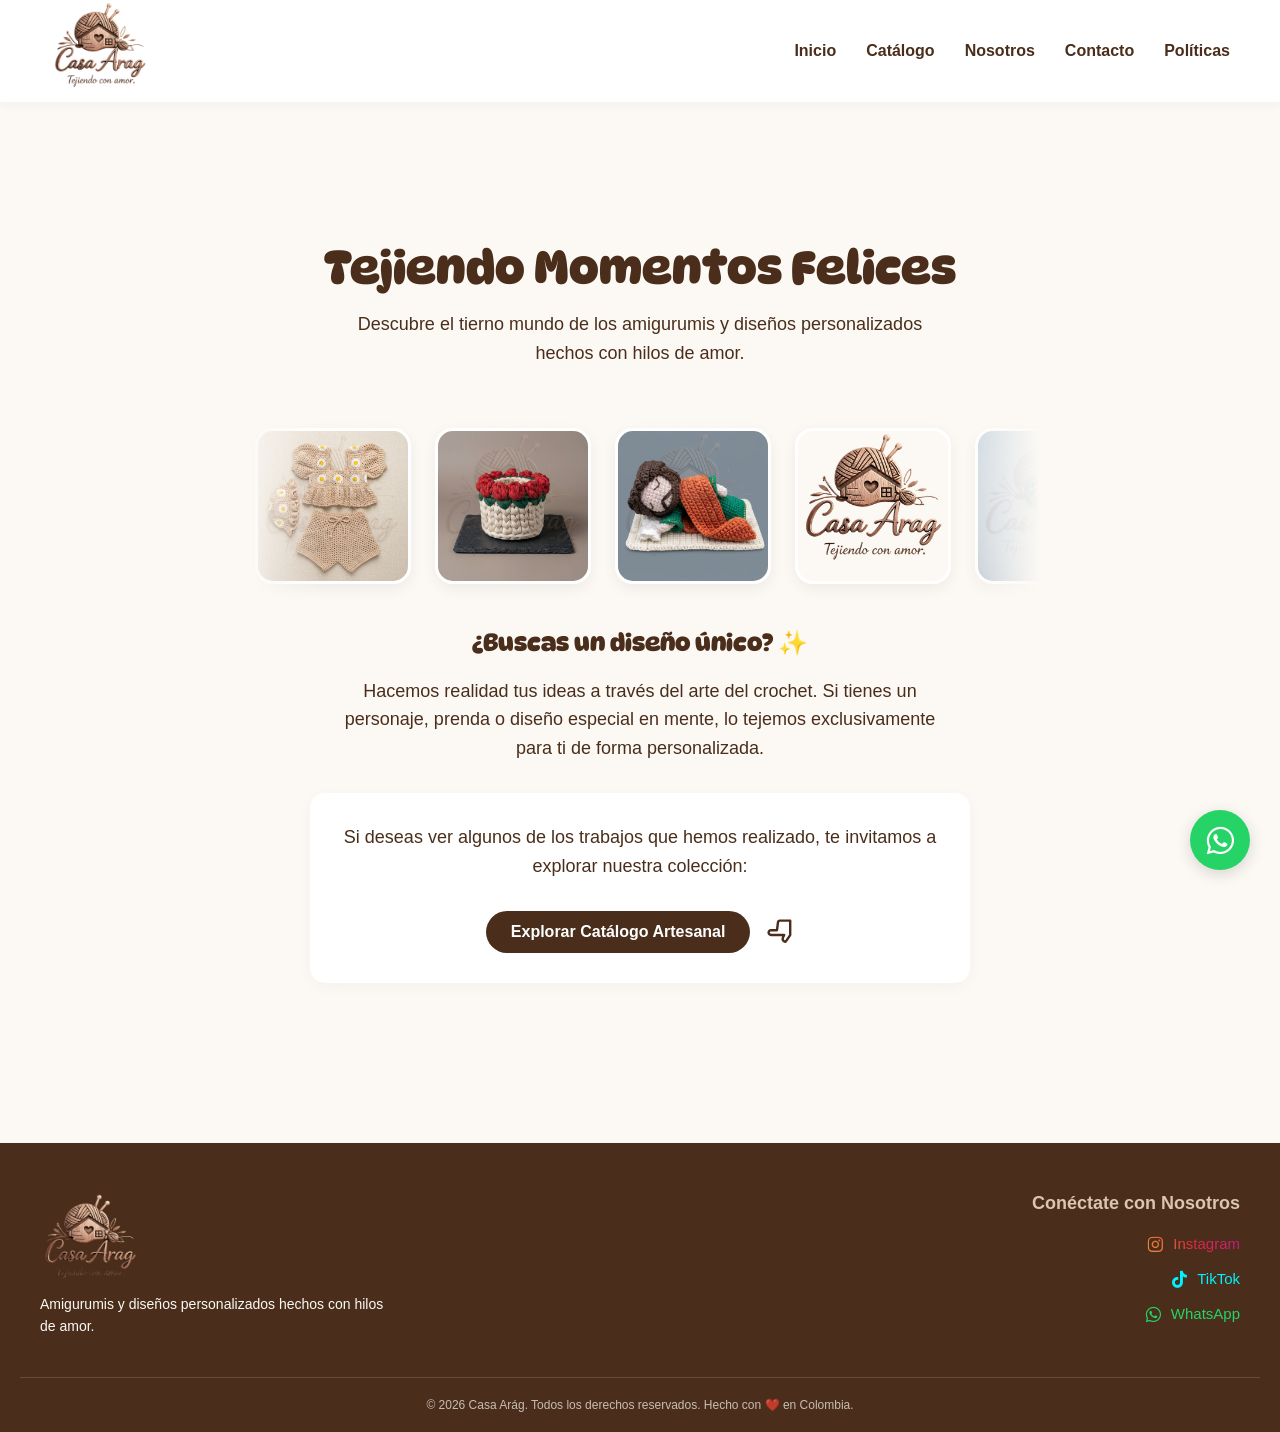
<file: index.html>
<!DOCTYPE html>
<html lang="es">
    <head>
        <meta charset="UTF-8">
        <meta name="viewport" content="width=device-width, initial-scale=1.0">
        <title>Casa Arág</title>
        <link rel="icon" href="img/favicon.png" type="image/png">
        <link rel="preconnect" href="https://fonts.googleapis.com">
        <link rel="preconnect" href="https://fonts.gstatic.com" crossorigin>
        <link href="https://fonts.googleapis.com/css2?family=DynaPuff:wght@400..700&display=swap" rel="stylesheet">
        <link rel="stylesheet" href="css/estilos.css?v=1.2">
        <!-- Librería de íconos vectoriales Boxicons -->
        <link href='https://unpkg.com/boxicons@2.1.4/css/boxicons.min.css' rel='stylesheet'>
    </head>
    <body>
        <header>
            <div class="logo">
                <a href="index.html">
                    <img src="img/Logo_Sello.png" alt="Logo Casa Arág" class="logo-img">
                </a>
            </div>
            <nav class="nav-menu" id="nav-menu">
                <a href="index.html" class="nav-link">Inicio</a>
                <a href="catalogo.html" class="nav-link">Catálogo</a>
                <a href="nosotros.html" class="nav-link">Nosotros</a>
                <a href="contacto.html" class="nav-link">Contacto</a>
                <a href="politicas.html" class="nav-link">Políticas</a>
            </nav>
            <button class="btn-menu-movil" id="btn-menu-movil" aria-label="Abrir menú">
                <i class='bx bx-menu' id="icono-menu"></i>
            </button>
        </header>

        <section class="hero">
            <video autoplay loop muted playsinline class="hero-video">
                <source src="img/video-hero.mp4" type="video/mp4">
                Tu navegador no soporta videos en segundo plano.
            </video>

            <div class="hero-contenido">
                <h2>Tejiendo Momentos Felices</h2>
                <p>Descubre el tierno mundo de los amigurumis y diseños personalizados hechos con hilos de amor.</p>
                <div class="contenido-personalizados">

                    <!-- 🌟 CARRETE DE IMÁGENES INTERACTIVO Y ENLAZADO -->
                    <div class="carrete-contenedor">
                        <div class="carrete-track">
                            
                            <!-- ==========================================
                                SET DE IMÁGENES ORIGINALES (Grupo 1 - 12 Items)
                                ========================================== -->
                            <div class="carrete-item">
                                <a href="catalogo.html?categoria=moda">
                                    <img src="img/VestidoGris0.jpeg" alt="Vestido de bebé tejido">
                                </a>
                            </div>
                            <div class="carrete-item">
                                <a href="catalogo.html?categoria=hogar">
                                    <img src="img/CanastoRosas0.jpeg" alt="Canasto de rosas de crochet">
                                </a>
                            </div>
                            <div class="carrete-item">
                                <a href="catalogo.html?categoria=amigurumis">
                                    <img src="img/SanJose0.jpeg" alt="Pesebre San José amigurumi">
                                </a>
                            </div>
                            <div class="carrete-item">
                                <!-- Asumimos amigurumis por el alt del llavero -->
                                <a href="catalogo.html?categoria=amigurumis">
                                    <img src="img/Logo_Sello.png" alt="Llavero de patito amigurumi">
                                </a>
                            </div>
                            <div class="carrete-item">
                                <a href="catalogo.html?categoria=accesorios">
                                    <img src="img/LlaveroCorazonAzul.jpeg" alt="Llavero Corazón Azul">
                                </a>
                            </div>
                            <div class="carrete-item">
                                <a href="catalogo.html?categoria=moda">
                                    <img src="img/PantsClaus.jpeg" alt="Pantalón Claus Tejido">
                                </a>
                            </div>
                            <div class="carrete-item">
                                <a href="catalogo.html?categoria=amigurumis">
                                    <img src="img/MuñecoPersona.jpeg" alt="Muñeco de crochet personalizado">
                                </a>
                            </div>
                            <div class="carrete-item">
                                <a href="catalogo.html?categoria=amigurumis">
                                    <img src="img/RosaAbeja.jpeg" alt="Rosa con abeja amigurumi">
                                </a>
                            </div>
                            <div class="carrete-item">
                                <a href="catalogo.html?categoria=accesorios">
                                    <img src="img/ZapatosMini0.jpeg" alt="Zapatos miniatura de crochet">
                                </a>
                            </div>
                            <div class="carrete-item">
                                <a href="catalogo.html?categoria=accesorios">
                                    <img src="img/FlorLlavero.jpeg" alt="Llavero de flor tejido">
                                </a>
                            </div>
                            <div class="carrete-item">
                                <a href="catalogo.html?categoria=accesorios">
                                    <img src="img/EsferoRosa0.jpeg" alt="Esfero decorado con rosa de crochet">
                                </a>
                            </div>
                            <div class="carrete-item">
                                <a href="catalogo.html?categoria=moda">
                                    <img src="img/GorroRosa.jpeg" alt="Gorro rosa tejido">
                                </a>
                            </div>

                            <!-- ==========================================
                                DUPLICADO EXACTO PARA LOOP INFINITO (Grupo 2 - 12 Items)
                                ========================================== -->
                            <div class="carrete-item">
                                <a href="catalogo.html?categoria=moda">
                                    <img src="img/VestidoGris0.jpeg" alt="Vestido de bebé tejido">
                                </a>
                            </div>
                            <div class="carrete-item">
                                <a href="catalogo.html?categoria=hogar">
                                    <img src="img/CanastoRosas0.jpeg" alt="Canasto de rosas de crochet">
                                </a>
                            </div>
                            <div class="carrete-item">
                                <a href="catalogo.html?categoria=amigurumis">
                                    <img src="img/SanJose0.jpeg" alt="Pesebre San José amigurumi">
                                </a>
                            </div>
                            <div class="carrete-item">
                                <a href="catalogo.html?categoria=amigurumis">
                                    <img src="img/Logo_Sello.png" alt="Llavero de patito amigurumi">
                                </a>
                            </div>
                            <div class="carrete-item">
                                <a href="catalogo.html?categoria=accesorios">
                                    <img src="img/LlaveroCorazonAzul.jpeg" alt="Llavero Corazón Azul">
                                </a>
                            </div>
                            <div class="carrete-item">
                                <a href="catalogo.html?categoria=moda">
                                    <img src="img/PantsClaus.jpeg" alt="Pantalón Claus Tejido">
                                </a>
                            </div>
                            <div class="carrete-item">
                                <a href="catalogo.html?categoria=amigurumis">
                                    <img src="img/MuñecoPersona.jpeg" alt="Muñeco de crochet personalizado">
                                </a>
                            </div>
                            <div class="carrete-item">
                                <a href="catalogo.html?categoria=amigurumis">
                                    <img src="img/RosaAbeja.jpeg" alt="Rosa con abeja amigurumi">
                                </a>
                            </div>
                            <div class="carrete-item">
                                <a href="catalogo.html?categoria=accesorios">
                                    <img src="img/ZapatosMini0.jpeg" alt="Zapatos miniatura de crochet">
                                </a>
                            </div>
                            <div class="carrete-item">
                                <a href="catalogo.html?categoria=accesorios">
                                    <img src="img/FlorLlavero.jpeg" alt="Llavero de flor tejido">
                                </a>
                            </div>
                            <div class="carrete-item">
                                <a href="catalogo.html?categoria=accesorios">
                                    <img src="img/EsferoRosa0.jpeg" alt="Esfero decorado con rosa de crochet">
                                </a>
                            </div>
                            <div class="carrete-item">
                                <a href="catalogo.html?categoria=moda">
                                    <img src="img/GorroRosa.jpeg" alt="Gorro rosa tejido">
                                </a>
                            </div>

                        </div>
                    </div>

                    <h1>¿Buscas un diseño único? ✨</h1>
                    <p class="subtitulo-personalizados">Hacemos realidad tus ideas a través del arte del crochet. Si tienes un personaje, prenda o diseño especial en mente, lo tejemos exclusivamente para ti de forma personalizada.</p>
                    
                    <div class="llamado-accion">
                        <p class="enlace-texto">Si deseas ver algunos de los trabajos que hemos realizado, te invitamos a explorar nuestra colección:</p>
                        <div class="contenedor-boton-animado">
                            <a href="catalogo.html" class="btn-secundario-catalogo">
                                Explorar Catálogo Artesanal
                            </a>
                            <svg xmlns="http://www.w3.org/2000/svg" fill="currentColor" viewBox="0 0 24 24" class="icono-manito-animada">
                                <path d="M21 2h-8.68c-1.26 0-2.32.94-2.48 2.19L9.11 10H4.99c-1.65 0-3 1.35-3 3s1.35 3 3 3h9.38l-.29.58c-.79 1.58-.28 3.5 1.19 4.48l.33.22a2 2 0 0 0 1.51.3c.52-.1.98-.41 1.27-.85l3.45-5.17a1 1 0 0 0 .17-.55V3c0-.55-.45-1-1-1m-1 12.7-3.28 4.92-.33-.22c-.63-.42-.85-1.24-.51-1.92l1.01-2.03c.15-.31.14-.68-.04-.97a1 1 0 0 0-.85-.47H5c-.55 0-1-.45-1-1s.45-1 1-1h5c.5 0 .93-.38.99-.88l.84-6.69c.03-.25.24-.44.5-.44h7.68v10.7Z"></path>
                            </svg>
                        </div>
                    </div>
                </div>
            </div>
        </section>

        <!-- FOOTER GLOBAL OPTIMIZADO -->
        <footer>
            <div class="contenedor contenedor-footer">
                
                <!-- Bloque 1: Identidad -->
                <div class="bloque-footer info-marca">
                    <img src="img/Logo_Sello.png" alt="Logo Casa Arág" class="logo-img">
                    <p>Amigurumis y diseños personalizados hechos con hilos de amor.</p>
                </div>

                <!-- Bloque 2: Redes Sociales -->
                <div class="bloque-footer redes-contacto">
                    <h4>Conéctate con Nosotros</h4>
                    <div class="lista-redes-v">
                        <a href="https://www.instagram.com/casa.arag/#" target="_blank" class="enlace-red-icon ig-color">
                            <i class='bx bxl-instagram'></i> Instagram
                        </a>
                        <a href="https://www.tiktok.com/@casa.arag" target="_blank" class="enlace-red-icon tt-color">
                            <i class='bx bxl-tiktok'></i> TikTok
                        </a>
                        <a href="https://wa.me/573219503944?text=Hola%20Casa%20Ar%C3%A1g" target="_blank" class="enlace-red-icon wa-color">
                            <i class='bx bxl-whatsapp'></i> WhatsApp
                        </a>
                    </div>
                </div>

            </div>

            <div class="barra-copyright">
                <p>&copy; 2026 Casa Arág. Todos los derechos reservados. Hecho con ❤️ en Colombia.</p>
            </div>
        </footer>
        
        <a href="https://wa.me/573219503944?text=Hola%20Casa%20Ar%C3%A1g,%20vengo de la página web y me gustaría cotizar un diseño personalizado." target="_blank" class="btn-flotante-wa" title="Escríbenos ya">
        <i class='bx bxl-whatsapp'></i>
        </a>

        <script>
            document.addEventListener("DOMContentLoaded", () => {
            const btnMenu = document.getElementById("btn-menu-movil");
            const navMenu = document.getElementById("nav-menu");
            const iconoMenu = document.getElementById("icono-menu");

                btnMenu.addEventListener("click", () => {
                // 1. Intercambiar la clase 'abierto' en el nav
                navMenu.classList.toggle("abierto");

                // 2. Cambiar la física del icono (Si está abierto muestra una X, si no, las 3 líneas)
                if (navMenu.classList.contains("abierto")) {
                    iconoMenu.className = "bx bx-x"; // Icono de cerrar de Boxicons
                    btnMenu.style.transform = "rotate(90deg)"; // Pequeño giro estético al abrir
                } else {
                    iconoMenu.className = "bx bx-menu"; // Icono de hamburguesa original
                    btnMenu.style.transform = "rotate(0deg)";
                }
            });

            // Opcional: Cerrar el menú automáticamente si el usuario da clic en un enlace
                const enlaces = document.querySelectorAll(".nav-link");
                enlaces.forEach(enlace => {
                enlace.addEventListener("click", () => {
                    navMenu.classList.remove("abierto");
                    iconoMenu.className = "bx bx-menu";
                    btnMenu.style.transform = "rotate(0deg)";
                });
            });
        });
        </script>

    </body>
</html>
</file>
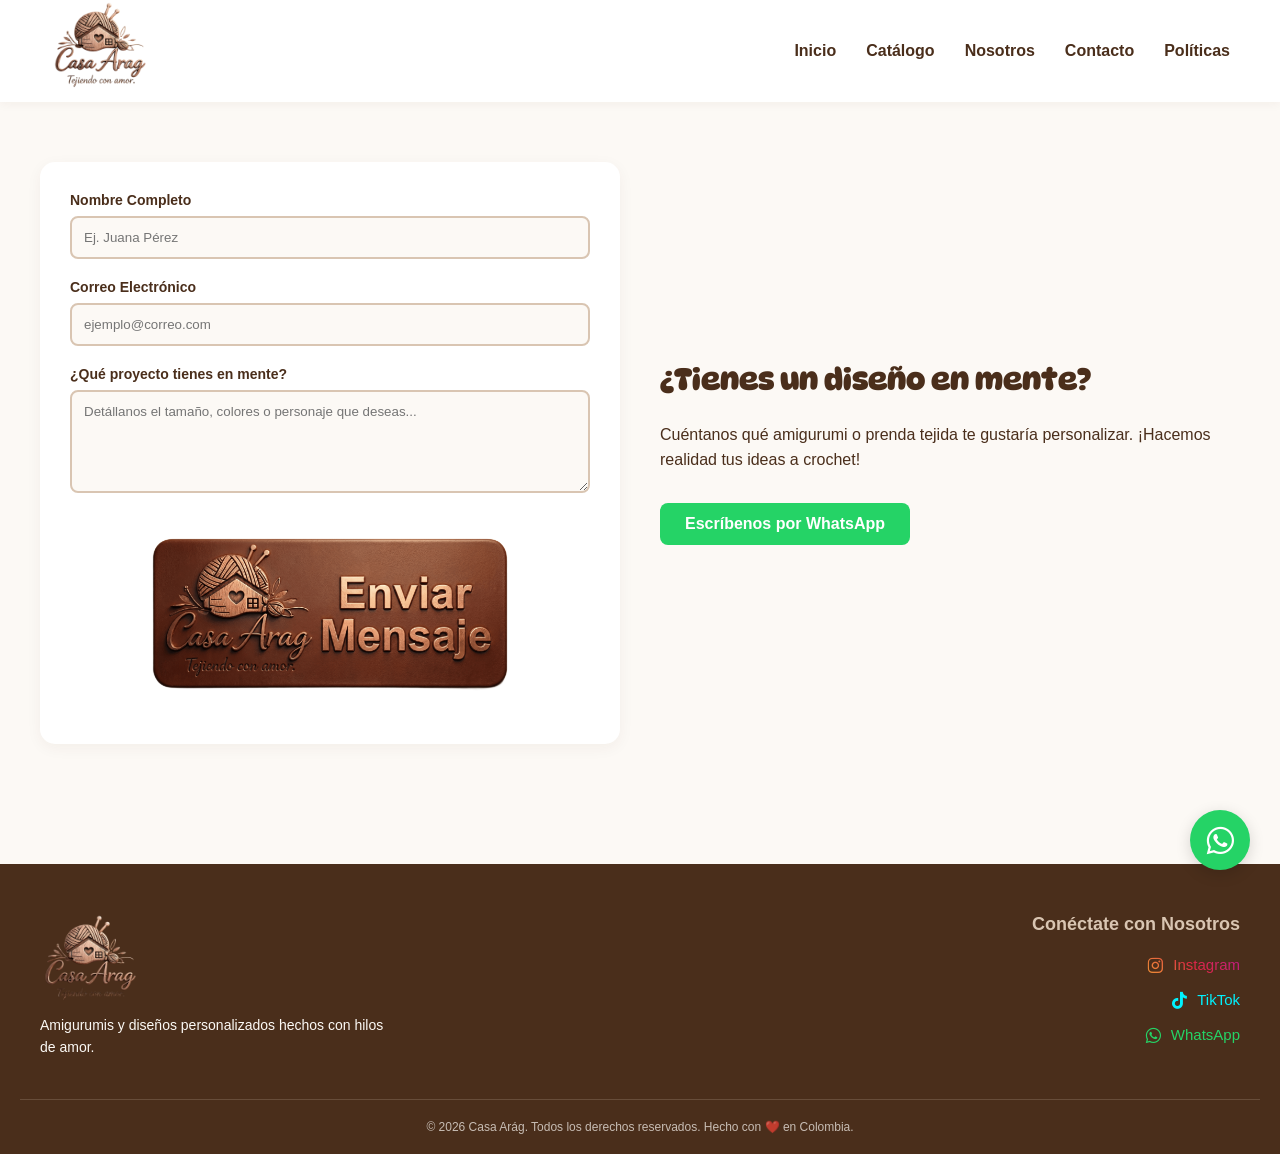
<file: contacto.html>
<!DOCTYPE html>
<html lang="es">
<head>
    <meta charset="UTF-8">
    <meta name="viewport" content="width=device-width, initial-scale=1.0">
    <title>Casa Arág</title>
    <link rel="icon" href="img/favicon.png" type="image/png">
    <link rel="preconnect" href="https://fonts.googleapis.com">
    <link rel="preconnect" href="https://fonts.gstatic.com" crossorigin>
    <link href="https://fonts.googleapis.com/css2?family=DynaPuff:wght@400..700&display=swap" rel="stylesheet">
    <link rel="stylesheet" href="css/estilos.css?v=1.1">
    <!-- Librería de íconos vectoriales Boxicons -->
    <link href='https://unpkg.com/boxicons@2.1.4/css/boxicons.min.css' rel='stylesheet'>
</head>
<body>

    <header>
        <div class="logo">
            <a href="index.html">
                <img src="img/Logo_Sello.png" alt="Logo Casa Arág" class="logo-img">
            </a>
        </div>

        <nav class="nav-menu" id="nav-menu">
            <a href="index.html" class="nav-link">Inicio</a>
            <a href="catalogo.html" class="nav-link">Catálogo</a>
            <a href="nosotros.html" class="nav-link">Nosotros</a>
            <a href="contacto.html" class="nav-link">Contacto</a>
            <a href="politicas.html" class="nav-link">Políticas</a>
        </nav>

        <button class="btn-menu-movil" id="btn-menu-movil" aria-label="Abrir menú">
            <i class='bx bx-menu' id="icono-menu"></i>
        </button>

    </header>

    <section class="seccion-contacto">
        <div class="contenedor contenedor-contacto">
                                
            <div class="bloque-formulario">
                <form class="formulario-contacto">
                    <!-- 🛠️ SE AGREGO EL ATRIBUTO name="nombre" -->
                    <div class="grupo-campo">
                        <label for="nombre">Nombre Completo</label>
                        <input type="text" id="nombre" name="nombre" placeholder="Ej. Juana Pérez" required>
                    </div>

                    <!-- 🛠️ SE AGREGO EL ATRIBUTO name="email" -->
                    <div class="grupo-campo">
                        <label for="correo">Correo Electrónico</label>
                        <input type="email" id="correo" name="email" placeholder="ejemplo@correo.com" required>
                    </div>

                    <!-- 🛠️ SE AGREGO EL ATRIBUTO name="mensaje" -->
                    <div class="grupo-campo">
                        <label for="mensaje">¿Qué proyecto tienes en mente?</label>
                        <textarea id="mensaje" name="mensaje" rows="5" placeholder="Detállanos el tamaño, colores o personaje que deseas..." required></textarea>
                    </div>

                    <!-- BOTÓN PERSONALIZADO CON DISEÑO EN 3D -->
                    <button type="submit" class="btn-enviar-imagen">
                        <img src="img/boton_enviar.png" alt="Enviar Mensaje - Casa Arág">
                    </button>
                </form>
            </div>

            <div class="info-contacto">
                <h2>¿Tienes un diseño en mente?</h2>
                <p>Cuéntanos qué amigurumi o prenda tejida te gustaría personalizar. ¡Hacemos realidad tus ideas a crochet!</p>
                
                <div class="canales-directos">
                    <a href="https://wa.me/573219503944?text=Hola%20Casa%20Ar%C3%A1g,%20me%20gustar%C3%ADa%20cotizar%20un%20dise%C3%B1o%20personalizado" target="_blank" class="btn-whatsapp">
                        Escríbenos por WhatsApp
                    </a>
                </div>
            </div>
        </div>
    </section>

    <!-- FOOTER GLOBAL OPTIMIZADO -->
    <footer>
        <div class="contenedor contenedor-footer">
            
            <!-- Bloque 1: Identidad -->
            <div class="bloque-footer info-marca">
                <img src="img/Logo_Sello.png" alt="Logo Casa Arág" class="logo-img">
                <p>Amigurumis y diseños personalizados hechos con hilos de amor.</p>
            </div>

            <!-- Bloque 2: Redes Sociales -->
            <div class="bloque-footer redes-contacto">
                <h4>Conéctate con Nosotros</h4>
                <div class="lista-redes-v">
                    <a href="https://www.instagram.com/casa.arag/#" target="_blank" class="enlace-red-icon ig-color">
                        <i class='bx bxl-instagram'></i> Instagram
                    </a>
                    <a href="https://www.tiktok.com/@casa.arag" target="_blank" class="enlace-red-icon tt-color">
                        <i class='bx bxl-tiktok'></i> TikTok
                    </a>
                    <a href="https://wa.me/573219503944?text=Hola%20Casa%20Ar%C3%A1g" target="_blank" class="enlace-red-icon wa-color">
                        <i class='bx bxl-whatsapp'></i> WhatsApp
                    </a>
                </div>
            </div>

        </div>

        <div class="barra-copyright">
            <p>&copy; 2026 Casa Arág. Todos los derechos reservados. Hecho con ❤️ en Colombia.</p>
        </div>
    </footer>

    <a href="https://wa.me/573219503944?text=Hola%20Casa%20Ar%C3%A1g,%20vengo de la página web y me gustaría cotizar un diseño personalizado." target="_blank" class="btn-flotante-wa" title="Escríbenos ya">
        <i class='bx bxl-whatsapp'></i>
    </a>

    <!-- LÓGICA DE INTERACTIVIDAD DE LA PÁGINA -->
    <script>
    document.addEventListener("DOMContentLoaded", () => {
        // === [ APARTADO A: MENÚ HAMBURGUESA MÓVIL ] ===
        const btnMenu = document.getElementById("btn-menu-movil");
        const navMenu = document.getElementById("nav-menu");
        const iconoMenu = document.getElementById("icono-menu");

        btnMenu.addEventListener("click", () => {
            navMenu.classList.toggle("abierto");

            if (navMenu.classList.contains("abierto")) {
                iconoMenu.className = "bx bx-x"; 
                btnMenu.style.transform = "rotate(90deg)"; 
            } else {
                iconoMenu.className = "bx bx-menu"; 
                btnMenu.style.transform = "rotate(0deg)";
            }
        });

        const enlaces = document.querySelectorAll(".nav-link");
        enlaces.forEach(enlace => {
            enlace.addEventListener("click", () => {
                navMenu.classList.remove("abierto");
                iconoMenu.className = "bx bx-menu";
                btnMenu.style.transform = "rotate(0deg)";
            });
        });

        // === [ APARTADO B: ENVÍO AUTOMATIZADO A GOOGLE SHEETS ] ===
        const formulario = document.querySelector('.formulario-contacto');
        const botonEnviar = formulario.querySelector('.btn-enviar-imagen');
        
        // Inyección de su URL de API confirmada en image_7179df.png
        const GOOGLE_SCRIPT_URL = "https://script.google.com/macros/s/AKfycbzoWB_4Xj29yCja0q_VMtJFrBDTY9w4V0397aRFgfTGtzwD8kZJphFuAoFtSCjtiWJdeA/exec";

        formulario.addEventListener('submit', async (e) => {
            e.preventDefault(); // Evita la recarga de página instantánea

            // Feedback visual: deshabilitar y atenuar el botón 3D durante el envío
            botonEnviar.disabled = true;
            botonEnviar.style.opacity = "0.5";

            // Recolección y serialización limpia de variables
            const datosFormulario = new FormData(formulario);
            const datosSerializados = new URLSearchParams(datosFormulario);

            try {
                // Transmisión asíncrona hacia el Apps Script de Google
                await fetch(GOOGLE_SCRIPT_URL, {
                    method: 'POST',
                    mode: 'no-cors', // Modo seguro para procesar redirecciones de Google sin errores de CORS
                    body: datosSerializados
                });

                // Al usar 'no-cors', el flujo asume éxito si no salta al bloque catch
                alert('¡Mensaje enviado con éxito al taller de Casa Arág! Los datos han sido registrados.');
                formulario.reset(); // Limpia los campos de texto

            } catch (error) {
                console.error('Error de red en la API de Google:', error);
                alert('Tuvimos un problema técnico al enviar los datos. Por favor, intente nuevamente.');
            } finally {
                // Restablecer el botón 3D a su estado original activo
                botonEnviar.disabled = false;
                botonEnviar.style.opacity = "1";
            }
        });
    });
    </script>

</body>
</html>
</file>
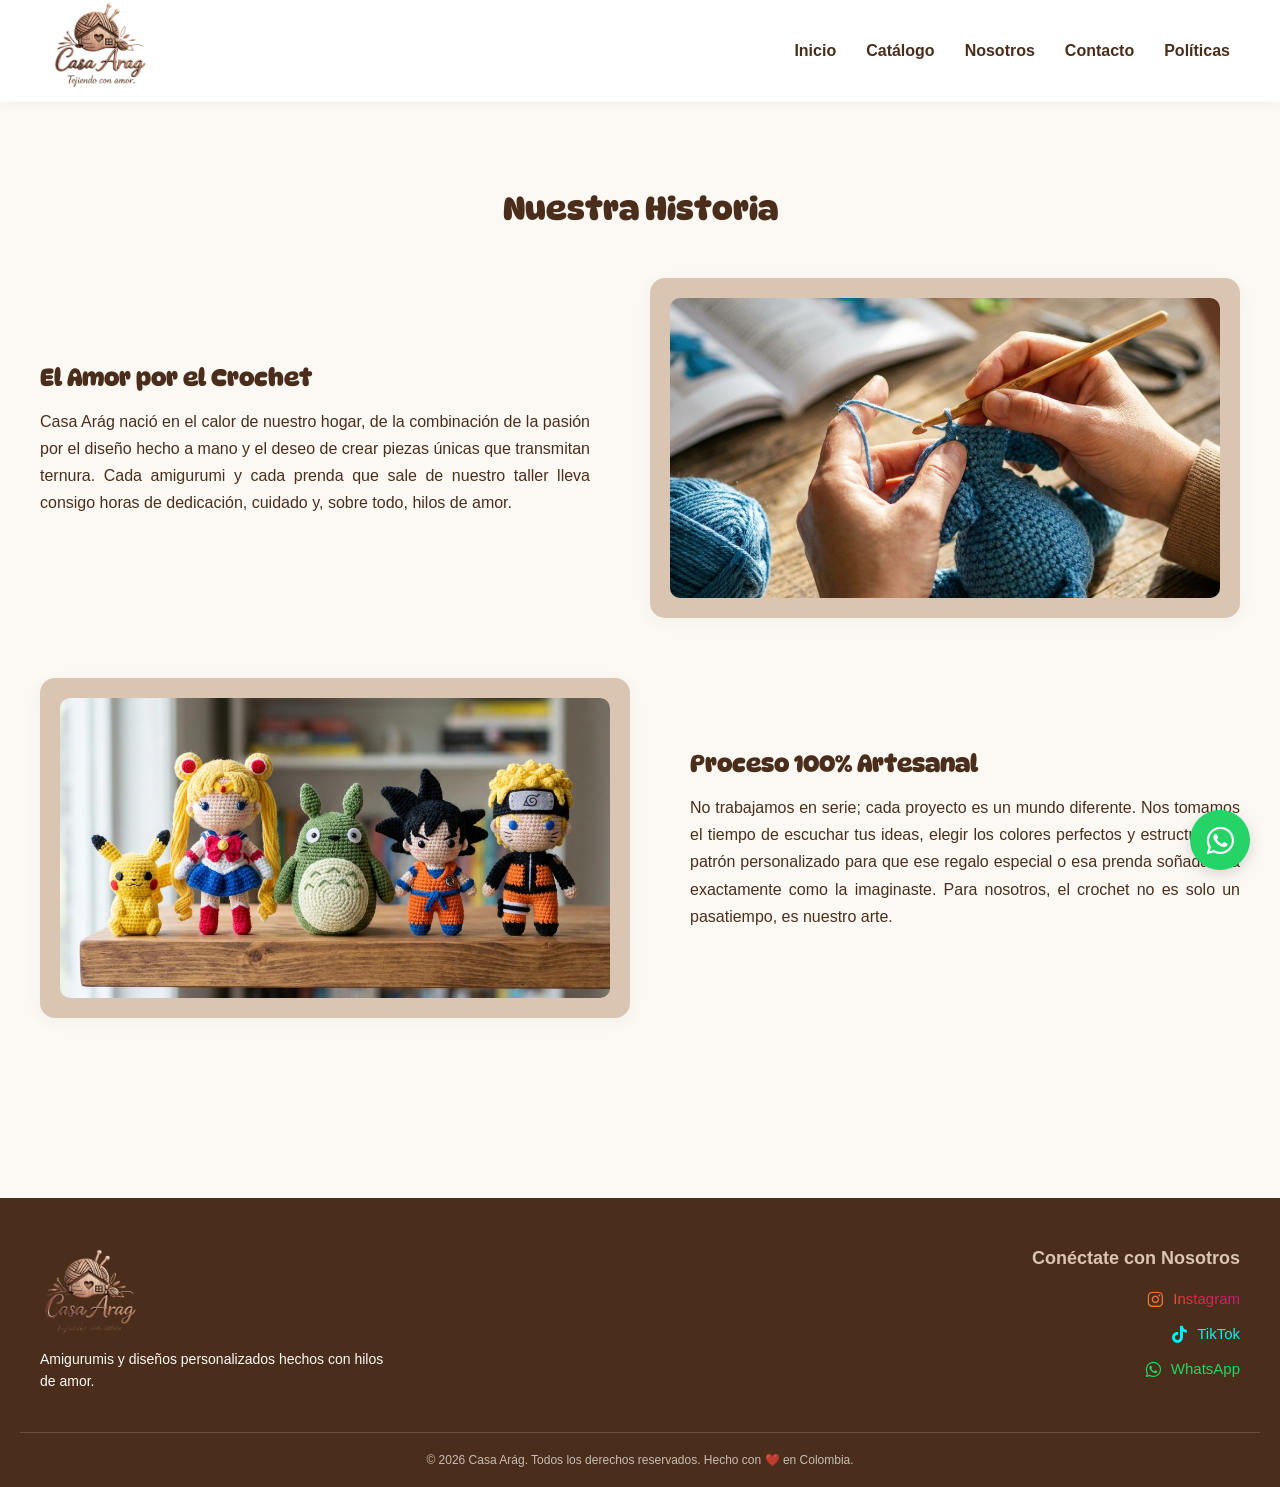
<file: nosotros.html>
<!DOCTYPE html>
<html lang="es">
<head>
    <meta charset="UTF-8">
    <meta name="viewport" content="width=device-width, initial-scale=1.0">
    <title>Casa Arág</title>
    <link rel="icon" href="img/favicon.png" type="image/png">
    <link rel="preconnect" href="https://fonts.googleapis.com">
    <link rel="preconnect" href="https://fonts.gstatic.com" crossorigin>
    <link href="https://fonts.googleapis.com/css2?family=DynaPuff:wght@400..700&display=swap" rel="stylesheet">
    <link rel="stylesheet" href="css/estilos.css?v=1.1">
    <!-- Librería de íconos vectoriales Boxicons -->
    <link href='https://unpkg.com/boxicons@2.1.4/css/boxicons.min.css' rel='stylesheet'>
</head>
<body>
    <header>
        <div class="logo">
            <a href="index.html">
                <img src="img/Logo_Sello.png" alt="Logo Casa Arág" class="logo-img">
            </a>
        </div>

        <nav class="nav-menu" id="nav-menu">
            <a href="index.html" class="nav-link">Inicio</a>
            <a href="catalogo.html" class="nav-link">Catálogo</a>
            <a href="nosotros.html" class="nav-link">Nosotros</a>
            <a href="contacto.html" class="nav-link">Contacto</a>
            <a href="politicas.html" class="nav-link">Políticas</a>
        </nav>

        <button class="btn-menu-movil" id="btn-menu-movil" aria-label="Abrir menú">
            <i class='bx bx-menu' id="icono-menu"></i>
        </button>

    </header>

    <main class="seccion-nosotros">
        <div class="contenedor">
            
            <h2 class="titulo-nosotros">Nuestra Historia</h2>

            <section class="fila-nosotros">
                <div class="foto-nosotros-placeholder">
                    <img src="img/manos_ami.jpeg" alt="manos-amigurumi">
                </div>
                <div class="texto-nosotros">
                    <h3>El Amor por el Crochet</h3>
                    <p>Casa Arág nació en el calor de nuestro hogar, de la combinación de la pasión por el diseño hecho a mano y el deseo de crear piezas únicas que transmitan ternura. Cada amigurumi y cada prenda que sale de nuestro taller lleva consigo horas de dedicación, cuidado y, sobre todo, hilos de amor.</p>
                </div>
            </section>

            <section class="fila-nosotros">
                <div class="foto-nosotros-placeholder">
                    <img src="img/amis.jpeg" alt="amigurumi">
                </div>
                <div class="texto-nosotros">
                    <h3>Proceso 100% Artesanal</h3>
                    <p>No trabajamos en serie; cada proyecto es un mundo diferente. Nos tomamos el tiempo de escuchar tus ideas, elegir los colores perfectos y estructurar un patrón personalizado para que ese regalo especial o esa prenda soñada sea exactamente como la imaginaste. Para nosotros, el crochet no es solo un pasatiempo, es nuestro arte.</p>
                </div>
            </section>

        </div>
    </main>

    <!-- FOOTER GLOBAL OPTIMIZADO -->
    <footer>
        <div class="contenedor contenedor-footer">
            
            <!-- Bloque 1: Identidad -->
            <div class="bloque-footer info-marca">
                <img src="img/Logo_Sello.png" alt="Logo Casa Arág" class="logo-img">
                <p>Amigurumis y diseños personalizados hechos con hilos de amor.</p>
            </div>

            <!-- Bloque 2: Redes Sociales -->
            <div class="bloque-footer redes-contacto">
                <h4>Conéctate con Nosotros</h4>
                <div class="lista-redes-v">
                    <a href="https://www.instagram.com/casa.arag/#" target="_blank" class="enlace-red-icon ig-color">
                        <i class='bx bxl-instagram'></i> Instagram
                    </a>
                    <a href="https://www.tiktok.com/@casa.arag" target="_blank" class="enlace-red-icon tt-color">
                        <i class='bx bxl-tiktok'></i> TikTok
                    </a>
                    <a href="https://wa.me/573219503944?text=Hola%20Casa%20Ar%C3%A1g" target="_blank" class="enlace-red-icon wa-color">
                        <i class='bx bxl-whatsapp'></i> WhatsApp
                    </a>
                </div>
            </div>

        </div>

        <div class="barra-copyright">
            <p>&copy; 2026 Casa Arág. Todos los derechos reservados. Hecho con ❤️ en Colombia.</p>
        </div>
    </footer>

    <a href="https://wa.me/573219503944?text=Hola%20Casa%20Ar%C3%A1g,%20vengo de la página web y me gustaría cotizar un diseño personalizado." target="_blank" class="btn-flotante-wa" title="Escríbenos ya">
    <i class='bx bxl-whatsapp'></i>
    </a>

    <script>
    document.addEventListener("DOMContentLoaded", () => {
            const btnMenu = document.getElementById("btn-menu-movil");
            const navMenu = document.getElementById("nav-menu");
            const iconoMenu = document.getElementById("icono-menu");

            btnMenu.addEventListener("click", () => {
            // 1. Intercambiar la clase 'abierto' en el nav
            navMenu.classList.toggle("abierto");

            // 2. Cambiar la física del icono (Si está abierto muestra una X, si no, las 3 líneas)
            if (navMenu.classList.contains("abierto")) {
                iconoMenu.className = "bx bx-x"; // Icono de cerrar de Boxicons
                btnMenu.style.transform = "rotate(90deg)"; // Pequeño giro estético al abrir
            } else {
                iconoMenu.className = "bx bx-menu"; // Icono de hamburguesa original
                btnMenu.style.transform = "rotate(0deg)";
            }
        });

        // Opcional: Cerrar el menú automáticamente si el usuario da clic en un enlace
            const enlaces = document.querySelectorAll(".nav-link");
            enlaces.forEach(enlace => {
            enlace.addEventListener("click", () => {
                navMenu.classList.remove("abierto");
                iconoMenu.className = "bx bx-menu";
                btnMenu.style.transform = "rotate(0deg)";
            });
        });
    });
    </script>

</body>
</html>
</file>
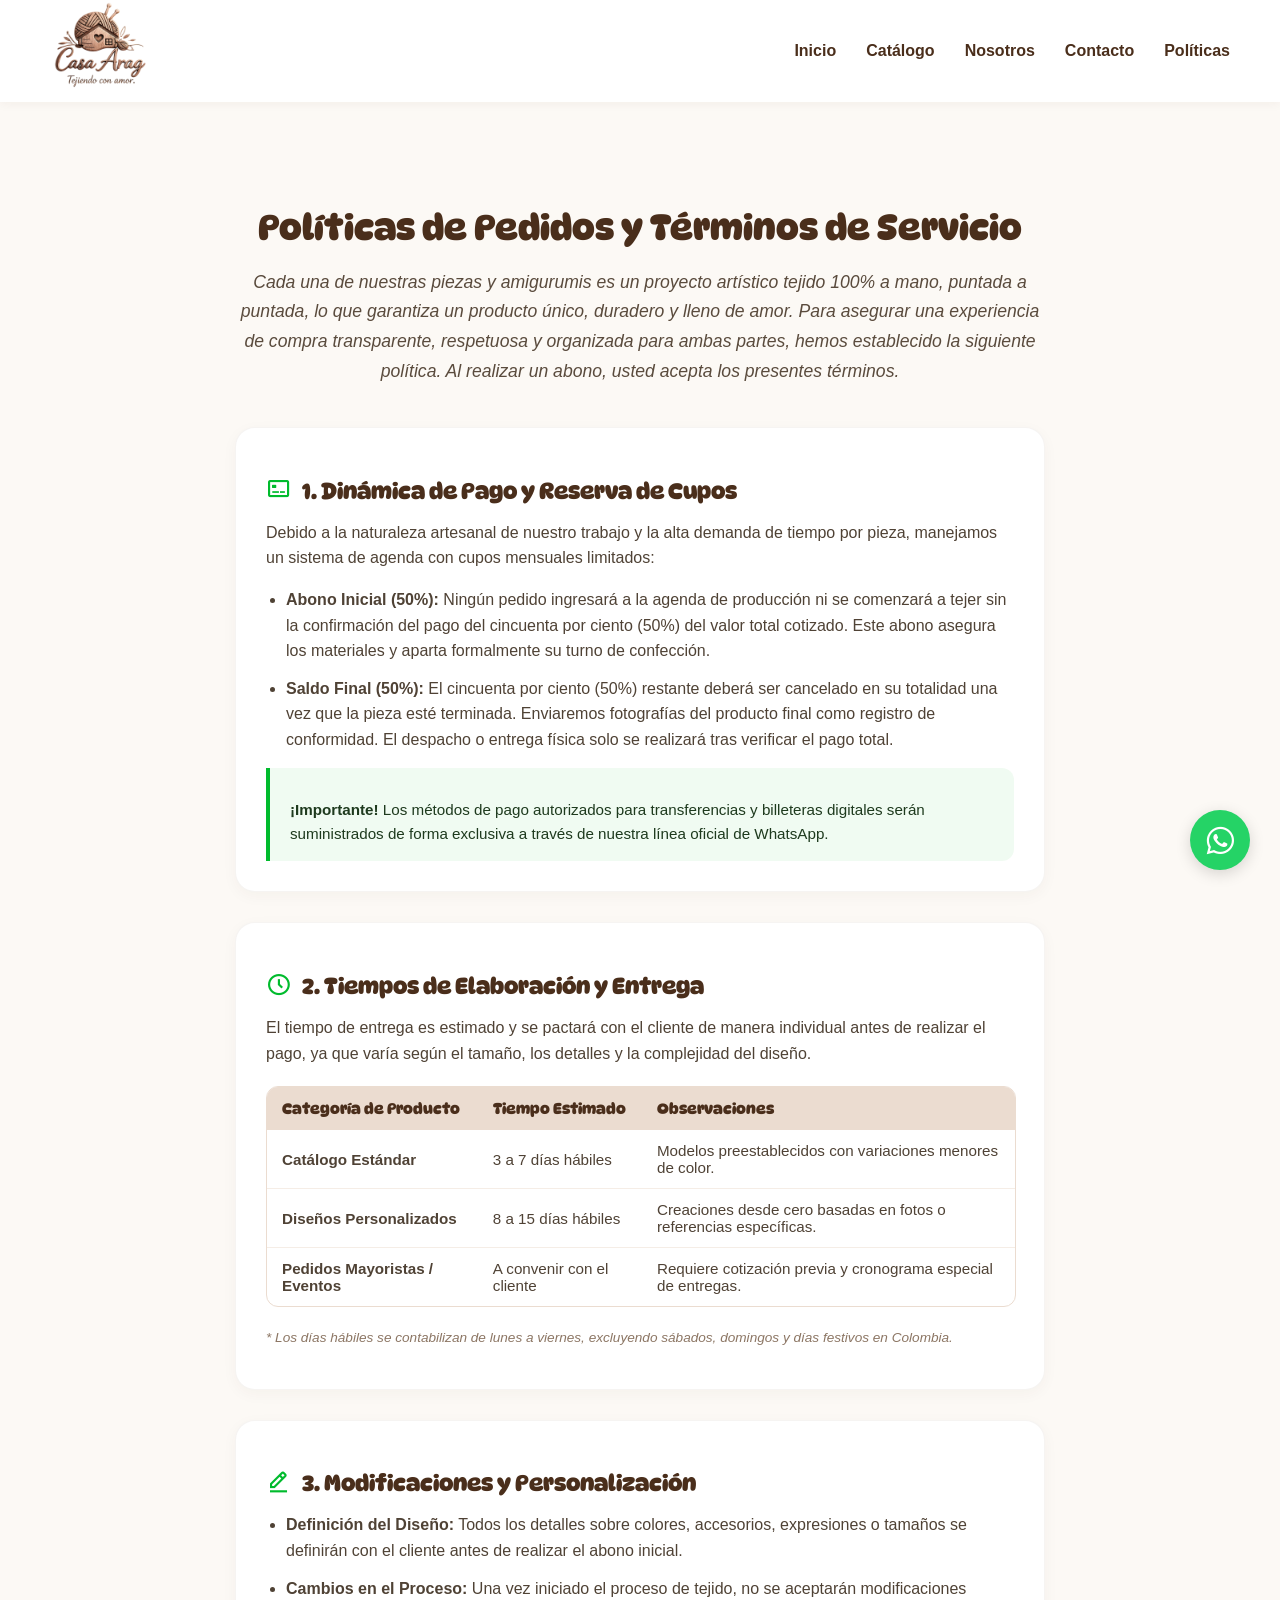
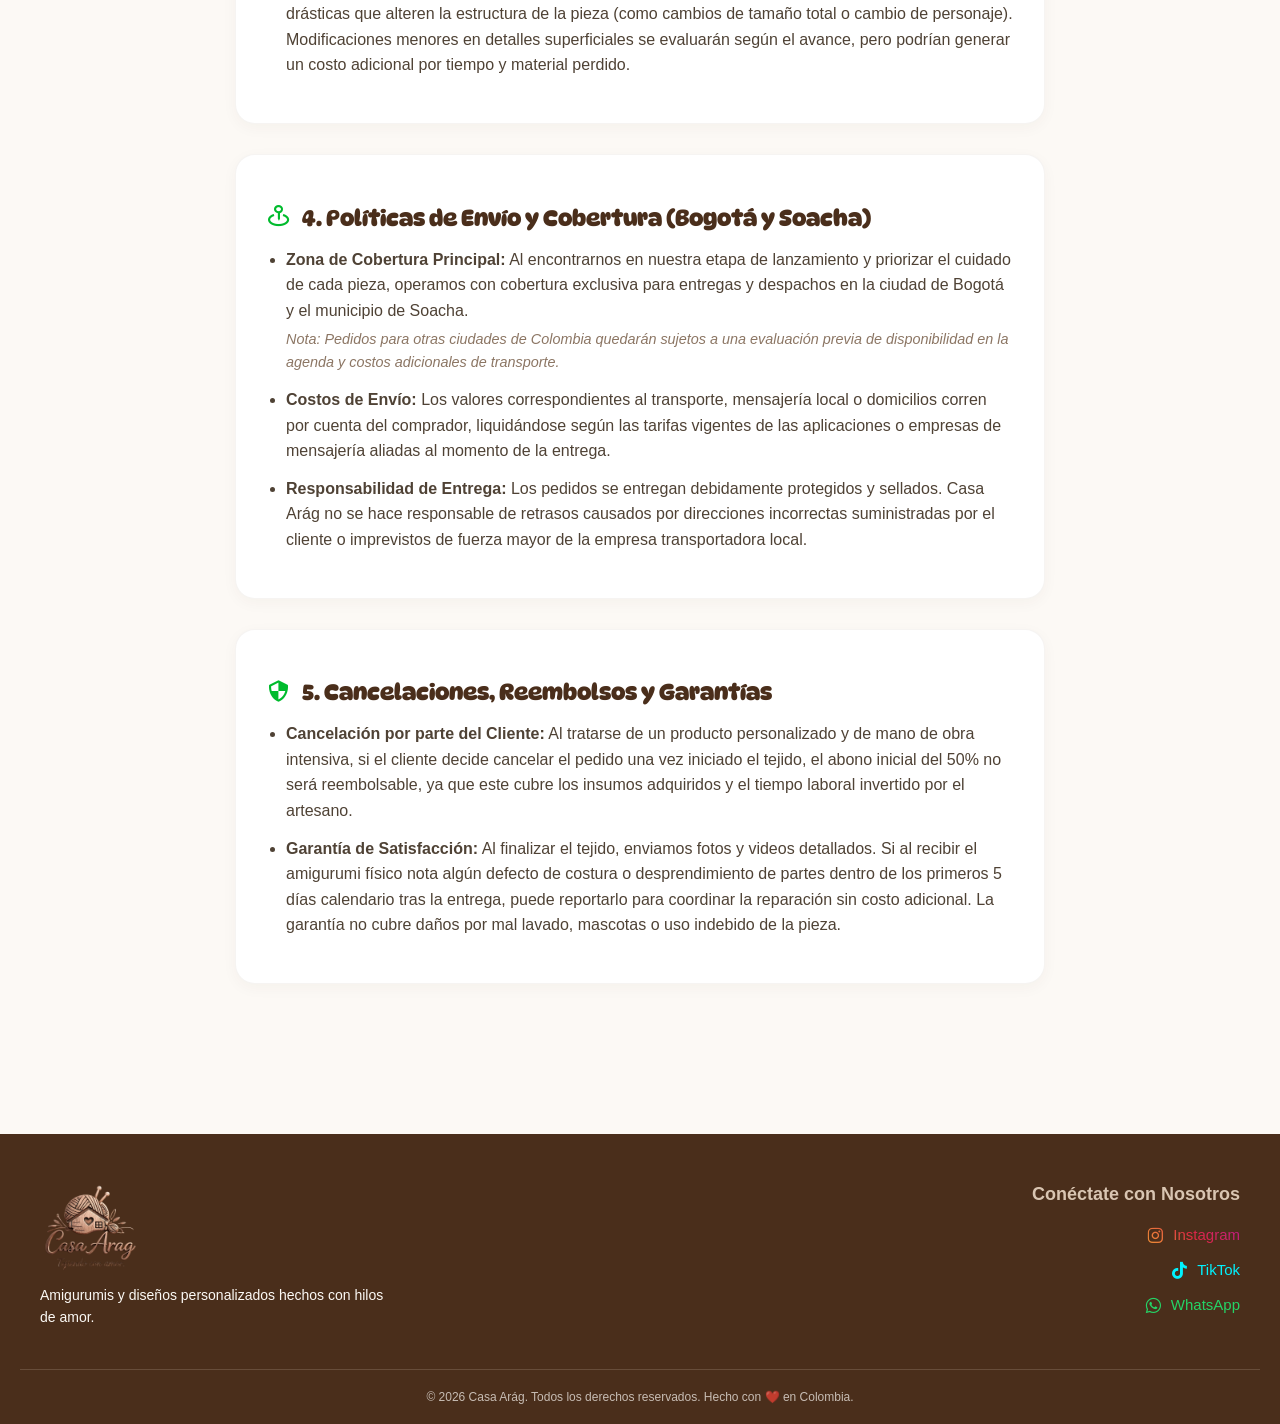
<file: politicas.html>
<!DOCTYPE html>
<html lang="es">
<head>
    <meta charset="UTF-8">
    <meta name="viewport" content="width=device-width, initial-scale=1.0">
    <title>Políticas de Pedidos - Casa Arág</title>
    <link rel="icon" href="img/favicon.png" type="image/png">
    <link rel="preconnect" href="https://fonts.googleapis.com">
    <link rel="preconnect" href="https://fonts.gstatic.com" crossorigin>
    <link href="https://fonts.googleapis.com/css2?family=DynaPuff:wght@400..700&display=swap" rel="stylesheet">
    <link rel="stylesheet" href="css/estilos.css?v=1.1">
    <!-- Librería de íconos vectoriales Boxicons -->
    <link href='https://unpkg.com/boxicons@2.1.4/css/boxicons.min.css' rel='stylesheet'>
</head>
<body>

    <header>
        <div class="logo">
            <a href="index.html">
                <img src="img/Logo_Sello.png" alt="Logo Casa Arág" class="logo-img">
            </a>
        </div>

        <nav class="nav-menu" id="nav-menu">
            <a href="index.html" class="nav-link">Inicio</a>
            <a href="catalogo.html" class="nav-link">Catálogo</a>
            <a href="nosotros.html" class="nav-link">Nosotros</a>
            <a href="contacto.html" class="nav-link">Contacto</a>
            <a href="politicas.html" class="nav-link">Políticas</a>
        </nav>

        <button class="btn-menu-movil" id="btn-menu-movil" aria-label="Abrir menú">
            <i class='bx bx-menu' id="icono-menu"></i>
        </button>
    </header>

    <!-- CUERPO CENTRAL DE LAS POLÍTICAS -->
    <main class="seccion-politicas">
        <div class="contenedor contenedor-politicas">
            <h1 class="titulo-politicas">Políticas de Pedidos y Términos de Servicio</h1>
            <p class="introduccion-politicas">
                Cada una de nuestras piezas y amigurumis es un proyecto artístico tejido 100% a mano, puntada a puntada, lo que garantiza un producto único, duradero y lleno de amor. Para asegurar una experiencia de compra transparente, respetuosa y organizada para ambas partes, hemos establecido la siguiente política. Al realizar un abono, usted acepta los presentes términos.
            </p>

            <div class="bloque-politica">
                <h2><i class='bx bx-credit-card-front'></i> 1. Dinámica de Pago y Reserva de Cupos</h2>
                <p>Debido a la naturaleza artesanal de nuestro trabajo y la alta demanda de tiempo por pieza, manejamos un sistema de agenda con cupos mensuales limitados:</p>
                <ul>
                    <li><strong>Abono Inicial (50%):</strong> Ningún pedido ingresará a la agenda de producción ni se comenzará a tejer sin la confirmación del pago del cincuenta por ciento (50%) del valor total cotizado. Este abono asegura los materiales y aparta formalmente su turno de confección.</li>
                    <li><strong>Saldo Final (50%):</strong> El cincuenta por ciento (50%) restante deberá ser cancelado en su totalidad una vez que la pieza esté terminada. Enviaremos fotografías del producto final como registro de conformidad. El despacho o entrega física solo se realizará tras verificar el pago total.</li>
                </ul>
                <div class="alerta-politica">
                    <p><strong>¡Importante!</strong> Los métodos de pago autorizados para transferencias y billeteras digitales serán suministrados de forma exclusiva a través de nuestra línea oficial de WhatsApp.</p>
                </div>
            </div>

            <div class="bloque-politica">
                <h2><i class='bx bx-time-five'></i> 2. Tiempos de Elaboración y Entrega</h2>
                <p>El tiempo de entrega es estimado y se pactará con el cliente de manera individual antes de realizar el pago, ya que varía según el tamaño, los detalles y la complejidad del diseño.</p>
                
                <div class="tabla-contenedor">
                    <table class="tabla-tiempos">
                        <thead>
                            <tr>
                                <th>Categoría de Producto</th>
                                <th>Tiempo Estimado</th>
                                <th>Observaciones</th>
                            </tr>
                        </thead>
                        <tbody>
                            <tr>
                                <td><strong>Catálogo Estándar</strong></td>
                                <td>3 a 7 días hábiles</td>
                                <td>Modelos preestablecidos con variaciones menores de color.</td>
                            </tr>
                            <tr>
                                <td><strong>Diseños Personalizados</strong></td>
                                <td>8 a 15 días hábiles</td>
                                <td>Creaciones desde cero basadas en fotos o referencias específicas.</td>
                            </tr>
                            <tr>
                                <td><strong>Pedidos Mayoristas / Eventos</strong></td>
                                <td>A convenir con el cliente</td>
                                <td>Requiere cotización previa y cronograma especial de entregas.</td>
                            </tr>
                        </tbody>
                    </table>
                </div>
                <p class="nota-tabla">* Los días hábiles se contabilizan de lunes a viernes, excluyendo sábados, domingos y días festivos en Colombia.</p>
            </div>

            <div class="bloque-politica">
                <h2><i class='bx bx-edit-alt'></i> 3. Modificaciones y Personalización</h2>
                <ul>
                    <li><strong>Definición del Diseño:</strong> Todos los detalles sobre colores, accesorios, expresiones o tamaños se definirán con el cliente antes de realizar el abono inicial.</li>
                    <li><strong>Cambios en el Proceso:</strong> Una vez iniciado el proceso de tejido, no se aceptarán modificaciones drásticas que alteren la estructura de la pieza (como cambios de tamaño total o cambio de personaje). Modificaciones menores en detalles superficiales se evaluarán según el avance, pero podrían generar un costo adicional por tiempo y material perdido.</li>
                </ul>
            </div>

            <div class="bloque-politica">
                <h2><i class='bx bx-map-pin'></i> 4. Políticas de Envío y Cobertura (Bogotá y Soacha)</h2>
                <ul>
                    <li><strong>Zona de Cobertura Principal:</strong> Al encontrarnos en nuestra etapa de lanzamiento y priorizar el cuidado de cada pieza, operamos con cobertura exclusiva para entregas y despachos en la ciudad de Bogotá y el municipio de Soacha. 
                    <br><span class="nota-cobertura">Nota: Pedidos para otras ciudades de Colombia quedarán sujetos a una evaluación previa de disponibilidad en la agenda y costos adicionales de transporte.</span></li>
                    <li><strong>Costos de Envío:</strong> Los valores correspondientes al transporte, mensajería local o domicilios corren por cuenta del comprador, liquidándose según las tarifas vigentes de las aplicaciones o empresas de mensajería aliadas al momento de la entrega.</li>
                    <li><strong>Responsabilidad de Entrega:</strong> Los pedidos se entregan debidamente protegidos y sellados. Casa Arág no se hace responsable de retrasos causados por direcciones incorrectas suministradas por el cliente o imprevistos de fuerza mayor de la empresa transportadora local.</li>
                </ul>
            </div>

            <div class="bloque-politica">
                <h2><i class='bx bx-shield-quarter'></i> 5. Cancelaciones, Reembolsos y Garantías</h2>
                <ul>
                    <li><strong>Cancelación por parte del Cliente:</strong> Al tratarse de un producto personalizado y de mano de obra intensiva, si el cliente decide cancelar el pedido una vez iniciado el tejido, el abono inicial del 50% no será reembolsable, ya que este cubre los insumos adquiridos y el tiempo laboral invertido por el artesano.</li>
                    <li><strong>Garantía de Satisfacción:</strong> Al finalizar el tejido, enviamos fotos y videos detallados. Si al recibir el amigurumi físico nota algún defecto de costura o desprendimiento de partes dentro de los primeros 5 días calendario tras la entrega, puede reportarlo para coordinar la reparación sin costo adicional. La garantía no cubre daños por mal lavado, mascotas o uso indebido de la pieza.</li>
                </ul>
            </div>
        </div>
    </main>

    <!-- FOOTER GLOBAL -->
    <footer>
        <div class="contenedor contenedor-footer">
            <div class="bloque-footer info-marca">
                <img src="img/Logo_Sello.png" alt="Logo Casa Arág" class="logo-img">
                <p>Amigurumis y diseños personalizados hechos con hilos de amor.</p>
            </div>

            <div class="bloque-footer redes-contacto">
                <h4>Conéctate con Nosotros</h4>
                <div class="lista-redes-v">
                    <a href="https://www.instagram.com/casa.arag/#" target="_blank" class="enlace-red-icon ig-color">
                        <i class='bx bxl-instagram'></i> Instagram
                    </a>
                    <a href="https://www.tiktok.com/@casa.arag" target="_blank" class="enlace-red-icon tt-color">
                        <i class='bx bxl-tiktok'></i> TikTok
                    </a>
                    <a href="https://wa.me/573219503944?text=Hola%20Casa%20Ar%C3%A1g" target="_blank" class="enlace-red-icon wa-color">
                        <i class='bx bxl-whatsapp'></i> WhatsApp
                    </a>
                </div>
            </div>
        </div>

        <div class="barra-copyright">
            <p>&copy; 2026 Casa Arág. Todos los derechos reservados. Hecho con ❤️ en Colombia.</p>
        </div>
    </footer>

    <a href="https://wa.me/573219503944?text=Hola%20Casa%20Ar%C3%A1g,%20vengo de la página web y me gustaría cotizar un diseño personalizado." target="_blank" class="btn-flotante-wa" title="Escríbenos ya">
        <i class='bx bxl-whatsapp'></i>
    </a>

    <script>
    document.addEventListener("DOMContentLoaded", () => {
        const btnMenu = document.getElementById("btn-menu-movil");
        const navMenu = document.getElementById("nav-menu");
        const iconoMenu = document.getElementById("icono-menu");

        btnMenu.addEventListener("click", () => {
            navMenu.classList.toggle("abierto");
            if (navMenu.classList.contains("abierto")) {
                iconoMenu.className = "bx bx-x"; 
                btnMenu.style.transform = "rotate(90deg)"; 
            } else {
                iconoMenu.className = "bx bx-menu"; 
                btnMenu.style.transform = "rotate(0deg)";
            }
        });
    });
    </script>
</body>
</html>
</file>
<file: css/estilos.css>
/* ==========================================================================
   1. VARIABLES DE COLOR
   ========================================================================== */
:root {
    --color-fondo: #FCF9F5;
    --color-principal: #4A2E1B;
    --color-secundario: #D9C5B2;
    --color-blanco: #FFFFFF;
}

/* ==========================================================================
   2. ESTILOS BASE Y RESET
   ========================================================================== */
body {
    margin: 0;
    padding: 0;
    font-family: 'Segoe UI', Tahoma, Geneva, Verdana, sans-serif;
    background-color: var(--color-fondo);
    color: var(--color-principal);
    overflow-x: hidden; /* Evita que aparezca una barra de desplazamiento horizontal por cualquier elemento que se salga del ancho */
}
html {
    overflow-x: hidden; /* Refuerzo para asegurar que no haya scroll horizontal en ningún navegador */
}

/* 🛡️ Regla de oro: evita que cualquier elemento estire la pantalla del celular hacia los lados */
html, body {
    max-width: 100%;
    overflow-x: hidden;
}

h1, h2, h3 {
    font-family: "DynaPuff", system-ui;
    font-optical-sizing: auto;
    font-weight: 700; /* La dejamos gruesa y llamativa para los títulos */
    font-style: normal;
    font-variation-settings: "wdth" 100;
}

/* ==========================================================================
   3. ESTRUCTURAS GLOBALES 
   ========================================================================== */
.contenedor {
    width: 100%;
    max-width: 1200px;
    margin: 0 auto; /* Centra el bloque en pantallas grandes */
    box-sizing: border-box; /* Evita que el padding sume tamaño extra al contenedor */
}

/* ==========================================================================
   4. HEADER Y NAV (Pensado para Celulares)
   ========================================================================== */
header {
    background-color: var(--color-blanco);
    padding: 15px;
    box-shadow: 0 2px 10px rgba(74, 46, 27, 0.05);
    text-align: center;
    /* 🎯 SECCIÓN FIJA EN PANTALLA */
    position: sticky;      /* Hace que el elemento "flote" al hacer scroll */
    top: 0;                /* Se congela exactamente en el borde superior */
    z-index: 1000;         /* Actúa como un escudo para que pase por encima de cualquier foto o tarjeta */
}

header h1 {
    margin: 0 0 15px 0;
    font-size: 26px;
    color: var(--color-principal);
}

nav {
    display: flex;
    flex-direction: column;
    gap: 12px;
}

nav a {
    text-decoration: none;
    color: var(--color-principal);
    font-weight: 600;
    font-size: 16px;
    padding: 6px 0;
    transition: all 0.3s ease;
}

nav a:hover {color: var(--color-secundario);}

.btn-menu-movil { display: none; }

/* ==========================================================================
   5. SECCIÓN HERO (Banner de Bienvenida)
   ========================================================================== */
.hero {
    background-color: #EFE6DD; /* Un tono café con leche muy suave para contrastar */
    padding: 60px 20px;        /* Espacio interior: arriba/abajo y lados */
    text-align: center;
}

.hero h2 {
    font-size: 32px;
    margin-bottom: 15px;
    color: var(--color-principal);
}

.hero p {
    font-size: 18px;
    line-height: 1.6;          /* Separa las líneas de texto para que sea fácil de leer */
    max-width: 600px;
    margin: 0 auto 30px auto;  /* Centra el párrafo y le da espacio al botón de abajo */
}

/* El Botón de Acción */
.btn-principal {
    display: inline-block;     /* Permite que se comporte como un bloque pero que no ocupe todo el ancho */
    background-color: var(--color-principal);
    color: var(--color-blanco);
    text-decoration: none;
    padding: 12px 30px;
    font-weight: bold;
    border-radius: 25px;       /* Bordes redondeados estilo amigurumi */
    transition: background-color 0.3s ease;
}

.btn-principal:hover {
    background-color: #69432B; /* Un marrón un poco más claro al pasar el mouse */
}
.hero {
    position: relative;           /* Se vuelve el ancla para que el video absoluto se quede adentro */
    overflow: hidden;             /* Actúa como una tijera: corta cualquier pedazo de video que intente salirse */
    padding: 80px 20px;
    background-color: var(--color-fondo); /* Si el internet está lento, este color crema respalda la carga */
    display: flex;
    align-items: center;
    justify-content: center;
    text-align: center;
    min-height: 450px;            /* Le da una excelente presencia vertical en PC */
}

/* 🎯 EL SECRETO DE LA MARCA DE AGUA */
.hero-video {
    position: absolute;
    top: 0;
    left: 0;
    width: 100%;
    height: 100%;
    object-fit: cover;            /* Adapta el video a toda la caja sin estirarlo ni deformarlo */
    opacity: 0.12;                /* 💡 Clave: 12% de opacidad para que actúe como marca de agua sutil */
    filter: grayscale(30%);       /* Atenúa un poco los colores vivos del video para proteger el contraste */
    z-index: 1;                   /* Se va al fondo absoluto de la sección */
    pointer-events: none;         /* Evita que si el usuario da clic derecho o interactúa, interfiera con el video */
}

/* El escudo del texto */
.hero-contenido {
    position: relative;
    z-index: 2;                   /* Se para con autoridad al frente del video */
    max-width: 800px;
    margin: 0 auto;
}

/* ==========================================================================
   6. SECCIÓN CATÁLOGO (Estilos para Celular)
   ========================================================================== */
.seccion-catalogo {
    padding: 60px 20px;
}

.titulo-catalogo {
    text-align: center;
    font-size: 28px;
    margin-bottom: 40px;
    color: var(--color-principal);
}

/* LA REJILLA EN CELULAR */
.grid-productos {
    display: grid;
    grid-template-columns: 1fr; /* Significa: 1 sola columna que ocupa todo el espacio disponible */
    gap: 30px;                  /* Separación entre tarjeta y tarjeta */
}

/* LA TARJETA DE PRODUCTO */
.tarjeta-producto {
    background-color: var(--color-blanco);
    border-radius: 15px;
    overflow: hidden;           /* Corta cualquier cosa que se salga de las esquinas redondeadas */
    box-shadow: 0 4px 15px rgba(74, 46, 27, 0.05);
    display: flex;
    flex-direction: column;
}

/* El cuadro gris donde irá la foto */
.foto-producto {
    background-color: var(--color-secundario);
    height: 250px;
    display: flex;
    align-items: center;
    justify-content: center;
    color: var(--color-principal);
    font-weight: bold;
}

.info-producto {
    padding: 20px;
    text-align: center;
}

.info-producto h3 {
    margin: 0 0 10px 0;
    font-size: 20px;
}

.precio {
    font-size: 22px;
    font-weight: bold;
    color: var(--color-principal);
    margin: 0 0 20px 0;
}

.btn-comprar {
    display: block;
    background-color: transparent;
    color: var(--color-principal);
    border: 2px solid var(--color-principal);
    text-decoration: none;
    padding: 10px;
    border-radius: 8px;
    font-weight: bold;
    transition: all 0.3s ease;
}

.btn-comprar:hover {
    background-color: var(--color-principal);
    color: var(--color-blanco);
}

/* ==========================================================================
   7. SECCIÓN CONTACTO (Estilos base para celular)
   ========================================================================== */
.seccion-contacto {
    padding: 60px 20px;
}

.contenedor-contacto {
    display: flex;
    flex-direction: column; /* Apilado vertical en móvil */
    gap: 40px;
}

.info-contacto h2 {
    font-size: 30px;
    color: var(--color-principal);
    margin-top: 0;
}

.info-contacto p {
    font-size: 16px;
    line-height: 1.6;
    margin-bottom: 30px;
}

/* Botón Temático de WhatsApp */
.btn-whatsapp {
    display: inline-block;
    background-color: #25D366; /* Verde oficial de WhatsApp */
    color: var(--color-blanco);
    text-decoration: none;
    padding: 12px 25px;
    font-weight: bold;
    border-radius: 8px;
    transition: background-color 0.3s ease;
}

.btn-whatsapp:hover {
    background-color: #128C7E;
}

/* Estilos del Formulario */
.formulario-contacto {
    background-color: var(--color-blanco);
    padding: 30px;
    border-radius: 15px;
    box-shadow: 0 4px 15px rgba(74, 46, 27, 0.05);
}

.grupo-campo {
    margin-bottom: 20px;
    display: flex;
    flex-direction: column;
    gap: 8px;
}

.grupo-campo label {
    font-weight: 600;
    font-size: 14px;
}

/* Estilizando los inputs de forma responsiva con 100% de ancho */
.grupo-campo input,
.grupo-campo textarea {
    width: 100%;
    padding: 12px;
    border: 2px solid var(--color-secundario);
    border-radius: 8px;
    background-color: var(--color-fondo);
    font-family: inherit;
    box-sizing: border-box;
    transition: border-color 0.3s ease;
}

/* Cambio de color cuando el usuario hace clic para escribir */
.grupo-campo input:focus,
.grupo-campo textarea:focus {
    outline: none;
    border-color: var(--color-principal); 
}

.btn-enviar {
    width: 100%;
    background-color: var(--color-principal);
    color: var(--color-blanco);
    border: none;
    padding: 14px;
    font-size: 16px;
    font-weight: bold;
    border-radius: 8px;
    cursor: pointer;
    transition: background-color 0.3s ease;
}

.btn-enviar:hover {
    background-color: #69432B;
}

/* ==========================================================================
   8. SECCIÓN NOSOTROS (Estilos para celular)
   ========================================================================== */
.seccion-nosotros {
    padding: 60px 20px;
}

.titulo-nosotros {
    text-align: center;
    font-size: 32px;
    color: var(--color-principal);
    margin-bottom: 50px;
}

/* Las filas se comportarán como columnas en el celular */
.fila-nosotros {
    display: flex;
    flex-direction: column;
    gap: 30px;
    margin-bottom: 60px; /* Separación entre el bloque 1 y el bloque 2 */
}

/* El cuadro gris temporal para las fotos */
.foto-nosotros-placeholder {
    background-color: var(--color-secundario);
    height: 300px;
    border-radius: 15px;
    display: flex;
    align-items: center;
    justify-content: center;
    text-align: center;
    padding: 20px;
    color: var(--color-principal);
    font-weight: bold;
    box-shadow: 0 4px 15px rgba(74, 46, 27, 0.05);
}

.texto-nosotros h3 {
    font-size: 24px;
    color: var(--color-principal);
    margin-top: 0;
    margin-bottom: 15px;
}

.texto-nosotros p {
    font-size: 16px;
    line-height: 1.7;
    color: var(--color-principal);
    text-align: justify; /* Hace que el bloque de texto se vea más ordenado */
}

/* ==========================================================================
   9. FOOTER GLOBAL (Estilos base para celular)
   ========================================================================== */
footer {
    background-color: var(--color-principal); /* El marrón oscuro de la marca */
    color: var(--color-fondo);                /* El color crema claro para los textos */
    padding: 50px 20px 20px 20px;
    margin-top: 60px;                         /* Separa el footer del contenido de arriba */
}

.contenedor-footer {
    display: flex;
    flex-direction: column;                   /* Apilado vertical en móvil */
    gap: 40px;
    margin-bottom: 40px;
}

.bloque-footer h3 {
    font-family: "DynaPuff", system-ui;       /* Mantiene el estilo juguetón en el logo */
    font-size: 26px;
    margin-top: 0;
    margin-bottom: 15px;
    color: var(--color-blanco);
}

.bloque-footer h4 {
    font-size: 18px;
    margin-top: 0;
    margin-bottom: 20px;
    color: var(--color-secundario);           /* Resalta los títulos de los bloques */
}

.bloque-footer p {
    font-size: 14px;
    line-height: 1.6;
    margin: 0;
}

/* Bloque de Redes */
.iconos-redes {
    display: flex;
    flex-direction: column;
    gap: 12px;
}

.enlace-red {
    color: var(--color-fondo);
    text-decoration: none;
    font-size: 14px;
    font-weight: 600;
}

.enlace-red-wa {
    color: #25D366;                           /* Color verde característico de WhatsApp */
    text-decoration: none;
    font-size: 14px;
    font-weight: 600;
}

/* Barra inferior de derechos */
.barra-copyright {
    border-top: 1px solid rgba(217, 197, 178, 0.2); /* Línea divisoria sutil */
    padding-top: 20px;
    text-align: center;
}

.barra-copyright p {
    font-size: 12px;
    color: rgba(252, 249, 245, 0.7);
    margin: 0;
}

.logo-img {
    height: 100px;       /* Ajusta esta altura en píxeles hasta que quede al tamaño ideal de tu menú */
    width: auto;        /* Hace que el ancho se calcule solo para que el logo no se safe ni se estire */
    display: block;
    transition: transform 0.3s ease;
}

.logo-img:hover {
    transform: scale(1.05); /* Un sutil efecto de crecimiento al pasar el mouse */
}

/* 📸 EL FAMOSO DEGRADADO DE INSTAGRAM */
.ig-color {
    background: linear-gradient(45deg, #f09433 0%, #e6683c 25%, #dc2743 50%, #cc2366 75%, #bc1888 100%);
    -webkit-background-clip: text;    /* Recorta el degradado para que solo pinte las letras y el ícono */
    background-clip: text; /* 🎯 AGREGA ESTA LÍNEA REQUERIDA POR COMPATIBILIDAD */
    -webkit-text-fill-color: transparent; /* Hace transparente el color base para que brille el degradado de fondo */
    display: inline-flex;             /* Corrección de renderizado para máscaras de texto */
}

/* 🎵 EL COLOR EMBLEMÁTICO DE TIKTOK */
.tt-color {
    color: #00f2fe; /* Usamos el Cyan neón característico que contrasta hermoso sobre el marrón */
}

/* Opcional: Si quieres que cambien a un tono más brillante al pasar el mouse */
.ig-color:hover, .tt-color:hover {
    filter: brightness(1.2);          /* Le da un sutil destello de luz al pasar el cursor */
    transition: filter 0.3s ease;
}

/* ==========================================================================
   10. ESTILOS DETALLADOS DEL CATÁLOGO
   ========================================================================== */
.seccion-catalogo {
    padding: 60px 20px;
}

.titulo-catalogo {
    text-align: center;
    font-size: 36px;
    color: var(--color-principal);
    margin-bottom: 10px;
}

.subtitulo-catalogo {
    text-align: center;
    font-size: 16px;
    color: var(--color-principal);
    opacity: 0.8;
    margin-bottom: 50px;
}

/* Tarjeta Madre */
.tarjeta-producto {
    background-color: var(--color-blanco);
    border-radius: 15px;
    overflow: hidden; /* Corta esquinas rígidas de las fotos hijas */
    box-shadow: 0 4px 20px rgba(74, 46, 27, 0.06);
    display: flex;
    flex-direction: column;
    transition: transform 0.3s ease, box-shadow 0.3s ease;
}

.tarjeta-producto:hover {
    transform: translateY(-8px); /* Brinco elegante al pasar el cursor */
    box-shadow: 0 12px 30px rgba(74, 46, 27, 0.12);
}

/* 🎯 OPTIMIZACIÓN DE IMÁGENES DE CATÁLOGO */
.imagen-contenedor {
    position: relative;
    width: 100%;
    height: 300px;                        /* Subimos a 300px para darle un poco más de aire */
    background-color: var(--color-fondo); /* El tono crema de Casa Arág rellenará los espacios vacíos */
    display: flex;
    align-items: center;
    justify-content: center;
}

.imagen-contenedor img {
    width: 100%;
    height: 100%;
    object-fit: cover;                  /* ¡La magia! Muestra la foto COMPLETA sin recortar ni un pixel */
    padding: 0px;                        /* Colchón de seguridad para que el producto respire elegantemente */
}

/* Badge de Categoría flotante */
.etiqueta-categoria {
    position: absolute;
    top: 15px;
    left: 15px;
    background-color: var(--color-principal);
    color: var(--color-fondo);
    padding: 5px 12px;
    border-radius: 20px;
    font-size: 12px;
    font-weight: bold;
    text-transform: uppercase;
    z-index: 10; /* Se asegura de que la etiqueta siempre esté por encima de la imagen */
}
/* 
   Asegurar el contexto de posicionamiento:
   Si el contenedor de la imagen no tuviera 'relative', la etiqueta se iría 
   al extremo superior de toda la página web.
*/
.imagen-contenedor {
    position: relative; 
}

.etiqueta-stock {
    position: absolute;
    top: 15px;                  /* Distancia simétrica desde el borde superior */
    right: 15px;                /* Posicionamiento en el extremo derecho */
    background-color: #13a840;  /* Verde bosque orgánico premium (indica disponible) */
    color: var(--color-blanco);
    font-size: 0.75rem;
    font-weight: bold;
    text-transform: uppercase;  /* Estandarización de texto en mayúsculas */
    padding: 5px 12px;
    border-radius: 20px;        /* Bordes redondeados tipo píldora */
    letter-spacing: 0.5px;      /* Espaciado de caracteres para mejorar legibilidad */
    box-shadow: 0 2px 8px rgba(0, 0, 0, 0.12); /* Sombra suave de aislamiento */
    z-index: 2;                 /* Garantiza que flote sobre la imagen del producto */
}

/* Información */
.info-producto {
    padding: 25px;
    display: flex;
    flex-direction: column;
    flex-grow: 1; /* Hace que el botón de WA siempre se quede alineado abajo */
}

.info-producto h3 {
    margin: 0 0 10px 0;
    font-size: 20px;
    color: var(--color-principal);
}

.info-producto .descripcion {
    font-size: 14px;
    line-height: 1.5;
    color: #666;
    margin: 0 0 20px 0;
    flex-grow: 1;
}

.info-producto .precio {
    font-size: 18px;
    font-weight: bold;
    color: var(--color-principal);
    margin: 0 0 20px 0;
}

/* Botón WhatsApp de la Tarjeta */
.btn-pedido {
    display: flex;
    align-items: center;
    justify-content: center;
    gap: 8px;
    background-color: #25D366;
    color: var(--color-blanco);
    text-decoration: none;
    padding: 12px;
    border-radius: 8px;
    font-weight: bold;
    font-size: 14px;
    transition: background-color 0.3s ease;
}

.btn-pedido i {
    font-size: 18px;
}

.btn-pedido:hover {
    background-color: #1ebd58;
}

/* ==========================================================================
   11. BOTÓN GRÁFICO PREMIUM (Formulario)
   ========================================================================== */
.btn-enviar-imagen {
    background: none;        /* Elimina el fondo gris del botón nativo */
    border: none;            /* Elimina el borde tosco */
    padding: 0;              /* Quita los colchones internos */
    cursor: pointer;         /* Forza a que aparezca la manito interactiva */
    width: 100%;             /* Se adapta de forma responsiva al ancho de la tarjeta */
    display: block;
    margin-top: 10px;
}

.btn-enviar-imagen img {
    width: 100%;
    height: auto;
    max-width: 360px;        /* Evita que el botón se deforme en pantallas gigantes */
    margin: 0 auto;          /* Lo mantiene centrado */
    display: block;
    transition: transform 0.3s ease, filter 0.3s ease;
}

/* Efecto interactivo premium */
.btn-enviar-imagen:hover img {
    transform: scale(1.03);  /* Un sutil crecimiento elástico */
    filter: brightness(1.1); /* Destella un poco de luz al pasar el mouse */
}

.foto-nosotros-placeholder img {
    width: 100%;
    height: 100%;
    object-fit: cover;       /* Cubre todo el espacio sin deformar, aunque recorte un poco */
    border-radius: 10px;
}



/* ==========================================================================
   12. BOTÓN FLOTANTE DE WHATSAPP (Global con Animación de Pulso)
   ========================================================================== */
.btn-flotante-wa {
    position: fixed;
    bottom: 30px;
    right: 30px;
    background-color: #25D366;
    color: var(--color-blanco);
    width: 60px;
    height: 60px;
    border-radius: 50%;
    display: flex;
    align-items: center;
    justify-content: center;
    font-size: 36px;
    box-shadow: 0 4px 15px rgba(0, 0, 0, 0.15);
    z-index: 9999;              /* Escudo supremo para quedar por encima de todo */
    text-decoration: none;
    transition: transform 0.3s ease;
    animation: pulsoOndaWa 2s infinite; /* Activa la animación en bucle infinito */
}

.btn-flotante-wa:hover {
    transform: scale(1.1) rotate(5deg); /* Crece un poco y gira sutilmente al pasar el mouse */
}

/* 🧠 INGENIERÍA DE ANIMACIÓN: Crea una onda expansiva invisible que se dilata */
@keyframes pulsoOndaWa {
    0% {
        box-shadow: 0 0 0 0 rgba(37, 211, 102, 0.5);
    }
    70% {
        box-shadow: 0 0 0 15px rgba(37, 211, 102, 0);
    }
    100% {
        box-shadow: 0 0 0 0 rgba(37, 211, 102, 0);
    }
}

/* ==========================================================================
    SECCIÓN PEDIDOS PERSONALIZADOS (index.html)
   ========================================================================== */
.seccion-personalizados {
    padding: 60px 20px;
    text-align: center;
    background-color: var(--color-fondo);
}

.contenido-personalizados h2 {
    color: var(--color-principal);
    font-size: 2rem;
    margin-bottom: 15px;
}

.subtitulo-personalizados {
    max-width: 700px;
    margin: 0 auto 30px auto;
    color: var(--color-principal);
    line-height: 1.6;
}

.llamado-accion {
    background-color: var(--color-blanco);
    padding: 30px;
    border-radius: 15px;
    box-shadow: 0 4px 15px rgba(0, 0, 0, 0.03);
    display: inline-block;
    max-width: 600px;
}

.enlace-texto {
    color: var(--color-principal);
    margin-bottom: 20px;
    font-weight: 500;
}

/* Contenedor del botón y el indicador */
.contenedor-boton-animado {
    display: inline-flex;
    align-items: center;
    gap: 15px;
}

.btn-secundario-catalogo {
    background-color: var(--color-principal);
    color: var(--color-blanco);
    padding: 12px 25px;
    border-radius: 25px;
    text-decoration: none;
    font-weight: bold;
    transition: transform 0.3s ease, background-color 0.3s ease;
}

.btn-secundario-catalogo:hover {
    background-color: var(--color-secundario);
    color: var(--color-principal);
    transform: scale(1.05);
}

/* Lógica de la animación de la mano interactiva */
.icono-manito-animada {
    width: 1.8rem;              /* Reemplaza font-size para darle ancho al SVG */
    height: 1.8rem;             /* Define el alto proporcional del SVG */
    color: var(--color-principal);
    display: inline-block;      /* Permite una alineación correcta al lado del botón */
    vertical-align: middle;     /* Centra el icono respecto al eje del texto */
    animation: señalarMano 1.2s infinite alternate ease-in-out;
}

/* Animación de traslación horizontal (Eje X) */
@keyframes señalarMano {
    0% {
        transform: translateX(0);
    }
    100% {
        transform: translateX(-8px); /* La manito se mueve apuntando al botón */
    }
}

/* Ajuste Responsivo Móvil */
@media (max-width: 768px) {
    .contenedor-boton-animado {
        flex-direction: column;
        gap: 15px; /* Un poco más de espacio en celulares */
    }

    .icono-manito-animada {
        /* 
           1. translateY(0) la ubica en su posición base.
           2. rotate(90deg) toma la manito que apunta a la izquierda y la gira 
              en sentido horario para que quede apuntando hacia ARRIBA.
        */
        transform: translateY(0) rotate(90deg); 
        
        /* Cambiamos la animación por una exclusiva para el eje vertical */
        animation: señalarManoVertical 1.2s infinite alternate ease-in-out;
    }
}

/* 🚀 Nueva animación para el movimiento vertical en celulares */
@keyframes señalarManoVertical {
    0% {
        /* Posición inicial apuntando hacia arriba */
        transform: translateY(0) rotate(90deg);
    }
    100% {
        /* 
           Se desplaza -8px en el eje Y global (hacia arriba, acercándose al botón)
           manteniendo su rotación de 90 grados.
        */
        transform: translateY(-8px) rotate(90deg);
    }
}

/* ==========================================================================
   13. SISTEMA DE FILTROS (SEGMENTACIÓN DE DATOS)
   ========================================================================== */
.filtros-contenedor {
    display: flex;
    justify-content: center;
    gap: 15px;
    margin: 30px auto;
    flex-wrap: wrap; /* Si hay muchos filtros en celular, se acomodan abajo solos */
    max-width: 800px;
}

.btn-filtro {
    background-color: transparent;
    border: 2px solid var(--color-principal);
    color: var(--color-principal);
    padding: 10px 22px;
    font-family: 'DynaPuff', sans-serif;
    font-size: 16px;
    border-radius: 25px;
    cursor: pointer;
    transition: all 0.3s ease;
}

/* Estado del botón cuando está seleccionado (Estilo Slicer de Excel) */
.btn-filtro.activo, .btn-filtro:hover {
    background-color: var(--color-principal);
    color: var(--color-fondo); /* Intercambia los colores para resaltar */
    box-shadow: 0 4px 10px rgba(110, 68, 43, 0.2);
}

/* 🚫 LA CLASE CONTROLADORA JAVASCRIPT */
.tarjeta-producto.oculto {
    display: none !important; /* Desvanece la caja por completo y reacomoda la rejilla */
}
/* Estilo base para el botón de disponibilidad inmediata */
.btn-filtro.btn-disponible {
    border-color: #13a840; /* Usa aquí el mismo código hexadecimal de tu verde brillante */
    color: #13a840;
    font-weight: bold;
}

/* Comportamiento cuando el mouse pasa por encima o cuando está seleccionado */
.btn-filtro.btn-disponible:hover,
.btn-filtro.btn-disponible.activo {
    background-color: #13a840;
    color: var(--color-blanco) !important;
    border-color: #13a840;
    box-shadow: 0 4px 8px rgba(19, 168, 64, 0.2); /* Destello sutil de color */
}

/* ==========================================================================
   14. VISOR INTERACTIVO EN MULTI-ÁNGULO (Lightbox)
   ========================================================================== */
.img-interactiva {
    cursor: zoom-in; /* Indica al usuario que la imagen se puede expandir */
    transition: opacity 0.3s ease;
}
.img-interactiva:hover {
    opacity: 0.9;
}

/* El telón de fondo oscuro */
.visor-modal {
    display: none; /* Oculto por defecto */
    position: fixed;
    top: 0;
    left: 0;
    width: 100%;
    height: 100%;
    background-color: rgba(22, 11, 6, 0.93); /* Marrón súper oscuro translúcido */
    z-index: 10000; /* Por encima de la barra sticky y del botón de WhatsApp */
    justify-content: center;
    align-items: center;
    flex-direction: column;
}

/* Contenedor central */
.visor-contenido {
    display: flex;
    align-items: center;
    position: relative;
    width: 90%;
    max-width: 700px;
}

.visor-vista-principal {
    width: 100%;
    height: 450px;
    display: flex;
    justify-content: center;
    align-items: center;
}

.visor-vista-principal img {
    max-width: 100%;
    max-height: 100%;
    object-fit: contain; /* Muestra el ángulo completo sin recortes artificiales */
    border-radius: 12px;
    box-shadow: 0 10px 30px rgba(0,0,0,0.5);
}

/* Botones de navegación (Flechas) */
.visor-nav {
    background: rgba(255, 255, 255, 0.1);
    border: none;
    color: var(--color-blanco);
    font-size: 28px;
    padding: 15px 20px;
    cursor: pointer;
    border-radius: 50%;
    transition: background 0.3s;
    user-select: none;
}
.visor-nav:hover {
    background: var(--color-principal);
}
.nav-izq { margin-right: 20px; }
.nav-der { margin-left: 20px; }

/* Botón de cerrar externo */
.visor-cerrar {
    position: absolute;
    top: 30px;
    right: 40px;
    color: rgba(255,255,255,0.7);
    font-size: 40px;
    font-weight: bold;
    cursor: pointer;
    transition: color 0.3s;
}
.visor-cerrar:hover {
    color: var(--color-blanco);
}

/* Tira inferior de miniaturas */
.visor-miniaturas {
    display: flex;
    gap: 10px;
    margin-top: 25px;
    max-width: 90%;
    overflow-x: auto;
    padding-bottom: 5px;
}

.miniatura {
    width: 60px;
    height: 60px;
    object-fit: cover;
    border-radius: 6px;
    cursor: pointer;
    opacity: 0.4;
    border: 2px solid transparent;
    transition: all 0.3s ease;
}

.miniatura.activa, .miniatura:hover {
    opacity: 1;
    border-color: var(--color-fondo); /* Resalta la foto que se está viendo */
    transform: scale(1.05);
}

/* ==========================================================================
   14. CARRETE DE IMÁGENES INFINITO OPTIMIZADO (24 Items)
   ========================================================================== */

.carrete-contenedor {
    width: 100%;
    max-width: 100vw; /* Forzamos a que nunca supere el ancho físico del celular */
    overflow: hidden; /* Corta de forma estricta todo lo que se salga de la pantalla */
    padding: 30px 0;
    position: relative;
    background-color: transparent;
    box-sizing: border-box; /* Previene desbordes adicionales causados por el padding */
}

.carrete-contenedor::before,
.carrete-contenedor::after {
    content: "";
    height: 100%;
    position: absolute;
    width: 10%;
    top: 0;
    z-index: 2;
    pointer-events: none;
}
.carrete-contenedor::before {
    left: 0;
    background: linear-gradient(to right, var(--color-fondo, #fdfbf7) 0%, rgba(253, 251, 247, 0) 100%);
}
.carrete-contenedor::after {
    right: 0;
    background: linear-gradient(to left, var(--color-fondo, #fdfbf7) 0%, rgba(253, 251, 247, 0) 100%);
}

.carrete-track {
    display: flex;
    /* 🛠️ Nueva matemática: (150px de ancho + 30px de márgenes) * 24 elementos totales */
    width: calc(180px * 24); 
    animation: scroll-carrete 45s linear infinite; /* Un poco más lento para mejor visibilidad */
}

.carrete-track:hover {
    animation-play-state: paused;
}

.carrete-item {
    width: 150px;
    height: 150px;
    margin: 0 15px;
    flex-shrink: 0;
}

/* Permitir que la etiqueta <a> herede el comportamiento flexible */
.carrete-item a {
    display: block;
    width: 100%;
    height: 100%;
    text-decoration: none;
}

.carrete-item img {
    width: 100%;
    height: 100%;
    object-fit: cover;
    border-radius: 18px;
    border: 3px solid var(--color-blanco, #ffffff);
    box-shadow: 0 5px 15px rgba(0, 0, 0, 0.06);
    transition: transform 0.3s cubic-bezier(0.175, 0.885, 0.32, 1.275);
}

.carrete-item img:hover {
    transform: scale(1.08) rotate(2deg);
    cursor: pointer;
}

/* 🎥 Animación de traslación para 12 imágenes originales */
@keyframes scroll-carrete {
    0% {
        transform: translateX(0);
    }
    100% {
        /* 🛠️ Se desplaza exactamente la mitad del carril (el primer grupo de 12) */
        transform: translateX(calc(-180px * 12)); 
    }
}

/* 🎥 Lógica de la física de traslación */
@keyframes scroll-carrete {
    0% {
        transform: translateX(0);
    }
    100% {
        /* Se desplaza exactamente el ancho de la mitad del contenedor (el grupo 1 original) */
        transform: translateX(calc(-180px * 6)); 
    }
}

/* ==========================================================================
   . SECCIÓN DE POLÍTICAS (politicas.html)
   ========================================================================== */

.seccion-politicas {
    padding: 80px 0 60px 0;
    background-color: var(--color-fondo, #fdfbf7);
}

.contenedor-politicas {
    max-width: 850px;
    margin: 0 auto;
    padding: 0 20px;
}

.titulo-politicas {
    font-family: 'DynaPuff', sans-serif;
    color: var(--color-principal, #4a2c11);
    font-size: 2.2rem;
    text-align: center;
    margin-bottom: 20px;
}

.introduccion-politicas {
    font-size: 1.1rem;
    line-height: 1.7;
    color: #5a4b3d;
    text-align: center;
    margin-bottom: 40px;
    font-style: italic;
}

.bloque-politica {
    background: #ffffff;
    padding: 30px;
    border-radius: 20px;
    box-shadow: 0 4px 15px rgba(74, 44, 17, 0.04);
    margin-bottom: 30px;
    border: 1px solid rgba(74, 44, 17, 0.05);
}

.bloque-politica h2 {
    font-family: 'DynaPuff', sans-serif;
    color: var(--color-principal, #4a2c11);
    font-size: 1.4rem;
    margin-bottom: 15px;
    display: flex;
    align-items: center;
    gap: 10px;
}

.bloque-politica h2 i {
    color: #00bb2d; /* El verde brillante de tu marca */
    font-size: 1.6rem;
}

.bloque-politica p, 
.bloque-politica li {
    font-size: 1rem;
    line-height: 1.6;
    color: #4f4235;
    margin-bottom: 10px;
}

.bloque-politica ul {
    padding-left: 20px;
    margin-bottom: 15px;
}

.bloque-politica li {
    margin-bottom: 12px;
}

/* Alertas Destacadas (Como la del pago por WhatsApp) */
.alerta-politica {
    background-color: rgba(0, 187, 45, 0.06);
    border-left: 4px solid #00bb2d;
    padding: 15px 20px;
    border-radius: 0 12px 12px 0;
    margin-top: 15px;
}

.alerta-politica p {
    margin-bottom: 0;
    color: #1e3a1e;
    font-size: 0.95rem;
}

/* Tablas Adaptativas */
.tabla-contenedor {
    width: 100%;
    overflow-x: auto; /* Permite scroll horizontal en celulares */
    margin: 20px 0;
    border-radius: 12px;
    border: 1px solid #ebdcd0;
}

.tabla-tiempos {
    width: 100%;
    border-collapse: collapse;
    text-align: left;
    min-width: 500px; /* Asegura que no se aplaste en pantallas muy pequeñas */
}

.tabla-tiempos th {
    background-color: #ebdcd0;
    color: var(--color-principal, #4a2c11);
    font-family: 'DynaPuff', sans-serif;
    padding: 12px 15px;
    font-size: 0.95rem;
}

.tabla-tiempos td {
    padding: 12px 15px;
    border-bottom: 1px solid #f5ede6;
    font-size: 0.95rem;
    color: #4f4235;
}

.tabla-tiempos tr:last-child td {
    border-bottom: none;
}

.nota-tabla {
    font-size: 0.85rem !important;
    color: #8c7664 !important;
    font-style: italic;
}

.nota-cobertura {
    display: inline-block;
    margin-top: 5px;
    font-size: 0.9rem;
    color: #8c7664;
    font-style: italic;
}

/* Ajustes Responsive */
@media (max-width: 768px) {
    .seccion-politicas {
        padding: 60px 0 40px 0;
    }
    
    .titulo-politicas {
        font-size: 1.8rem;
    }
    
    .bloque-politica {
        padding: 20px;
    }
}

/* ==========================================================================
   15. MEDIA QUERY (Para pantallas grandes: Computadoras y Tablets)
   ========================================================================== */
@media (min-width: 768px) {
    header {
        display: flex;
        justify-content: space-between;
        align-items: center;
        padding: 1px 50px;
    }

    header h1 {
        margin: 0;
    }

    nav {
        flex-direction: row;
        gap: 30px;
    }
    .hero {
        padding: 100px 20px; /* En PC le damos mucho más aire y altura al banner */
    }
    
    .hero h2 {
        font-size: 46px;     /* Letras más grandes para monitores */
    }

    .grid-productos {
        /* ¡Aquí cambiamos el juego! En PC pasa de 1 columna a 3 columnas idénticas */
        grid-template-columns: repeat(3, 1fr); 
    }

    .contenedor-contacto {
        flex-direction: row; /* En PC se ponen uno al lado del otro */
        align-items: center;
    }

    .info-contacto, .bloque-formulario {
        flex: 1; /* Cada bloque toma exactamente la mitad del espacio (50%) */
    }

    .fila-nosotros {
        flex-direction: row; /* En PC se ponen uno al lado del otro */
        align-items: center;
        gap: 60px;          /* Más separación entre foto y texto */
    }

    .foto-nosotros-placeholder, .texto-nosotros {
        flex: 1;            /* Cada uno toma exactamente el 50% del ancho */
    }

    /* TRUCO INGENIERIL: Selecciona de forma automática las filas PAR (la segunda, la cuarta, etc.) */
    .fila-nosotros:nth-child(even) {
        flex-direction: row-reverse; /* Invierte el orden: el texto pasa a la izquierda y la foto a la derecha */
    }

    .contenedor-footer {
        flex-direction: row;
        justify-content: space-between; /* Empuja un bloque al extremo izquierdo y el otro al derecho */
        align-items: flex-start;
    }

    .bloque-footer {
        /* Eliminamos el flex: 1 para que cada bloque ocupe solo el espacio de su contenido */
        flex: none; 
    }

    .info-marca {
        max-width: 350px; /* Limita el ancho del texto para que no se extienda demasiado en pantallas gigantes */
        text-align: left; /* Asegura la alineación limpia a la izquierda */
    }

    .lista-redes-v {
        display: flex;
        flex-direction: column;
        gap: 15px;
        align-items: flex-end; /* Alinea todo el bloque a la derecha */
    }

    .enlace-red-icon {
        display: flex;
        align-items: center;
        gap: 8px; /* Espacio entre el ícono y la palabra */
        color: var(--color-fondo);
        text-decoration: none;
        font-size: 15px;
        transition: color 0.3s ease;
    }

    .enlace-red-icon i {
        font-size: 20px; /* Tamaño ideal para el ícono */
    }

    .enlace-red-icon:hover {
        color: var(--color-secundario);
    }

    .wa-color {
        color: #25D366; /* Mantiene el verde de WhatsApp para destacar */
    }
    
    .tt-color {
        color: #00f2fe; /* Mantiene el cyan de TikTok para destacar */
    }
}

/* ==========================================================================
   16. ADAPTACIÓN RESPONSIVA DEL HEADER (Mobile Menu)
   ========================================================================== */
/* Optimización móvil */
@media (max-width: 768px) {
    .visor-vista-principal { height: 320px; }
    .visor-nav { font-size: 20px; padding: 10px 14px; }
    .nav-izq { margin-right: 5px; }
    .nav-der { margin-left: 5px; }
    
    /* 1. Forzar a que el header se comporte como una franja rígida horizontal */
    header {
        display: flex;
        justify-content: space-between; /* Envía el logo a la izquierda y el botón a la derecha */
        align-items: center;
        padding: 15px 20px;
        height: 70px;                  /* Fijamos un alto estricto para la franja */
        position: sticky;
        top: 0;
        background-color: var(--color-blanco);
        z-index: 1000;
        box-shadow: 0 2px 10px rgba(0, 0, 0, 0.05);
    }

    /* 2. Despertar y estilizar el botón de las 3 líneas */
    .btn-menu-movil {
        display: flex;                 /* Se vuelve visible únicamente en celulares */
        background: none;
        border: none;
        color: var(--color-principal);
        font-size: 32px;               /* Tamaño perfecto para interacción táctil */
        cursor: pointer;
        transition: transform 0.3s ease;
        z-index: 1002;
    }

    /* 3. Transformar el NAV tradicional en una cortina flotante absoluta */
    .nav-menu {
        position: absolute;
        top: 70px;                     /* Nace exactamente donde termina la franja del header */
        right: -100%;                  /* 💡 SECRETO: Escondido completamente a la derecha de la pantalla */
        width: 100%;                   /* Cubre todo el ancho del celular al abrirse */
        height: calc(100vh - 70px);    /* Ocupa el resto de la pantalla vertical disponible */
        background-color: rgba(255, 255, 255, 0.98); /* Fondo crema/blanco translúcido premium */
        display: flex;
        flex-direction: column;        /* Apila los enlaces uno debajo del otro */
        align-items: center;
        justify-content: center;
        gap: 30px;
        transition: right 0.4s ease;   /* Animación suave de deslizamiento lateral */
        z-index: 1001;
    }

    /* Estilos de las letras del menú en celular */
    .nav-menu .nav-link {
        font-family: 'DynaPuff', sans-serif;
        font-size: 22px;               /* Letras más grandes para que sean fáciles de pulsar con el dedo */
        color: var(--color-principal);
        text-decoration: none;
    }

    /* 🚀 LA CLASE DISPARADORA (Se inyectará con JavaScript) */
    .nav-menu.abierto {
        right: 0;                      /* Lanza la cortina al frente cubriendo la pantalla */
    }
}
</file>
